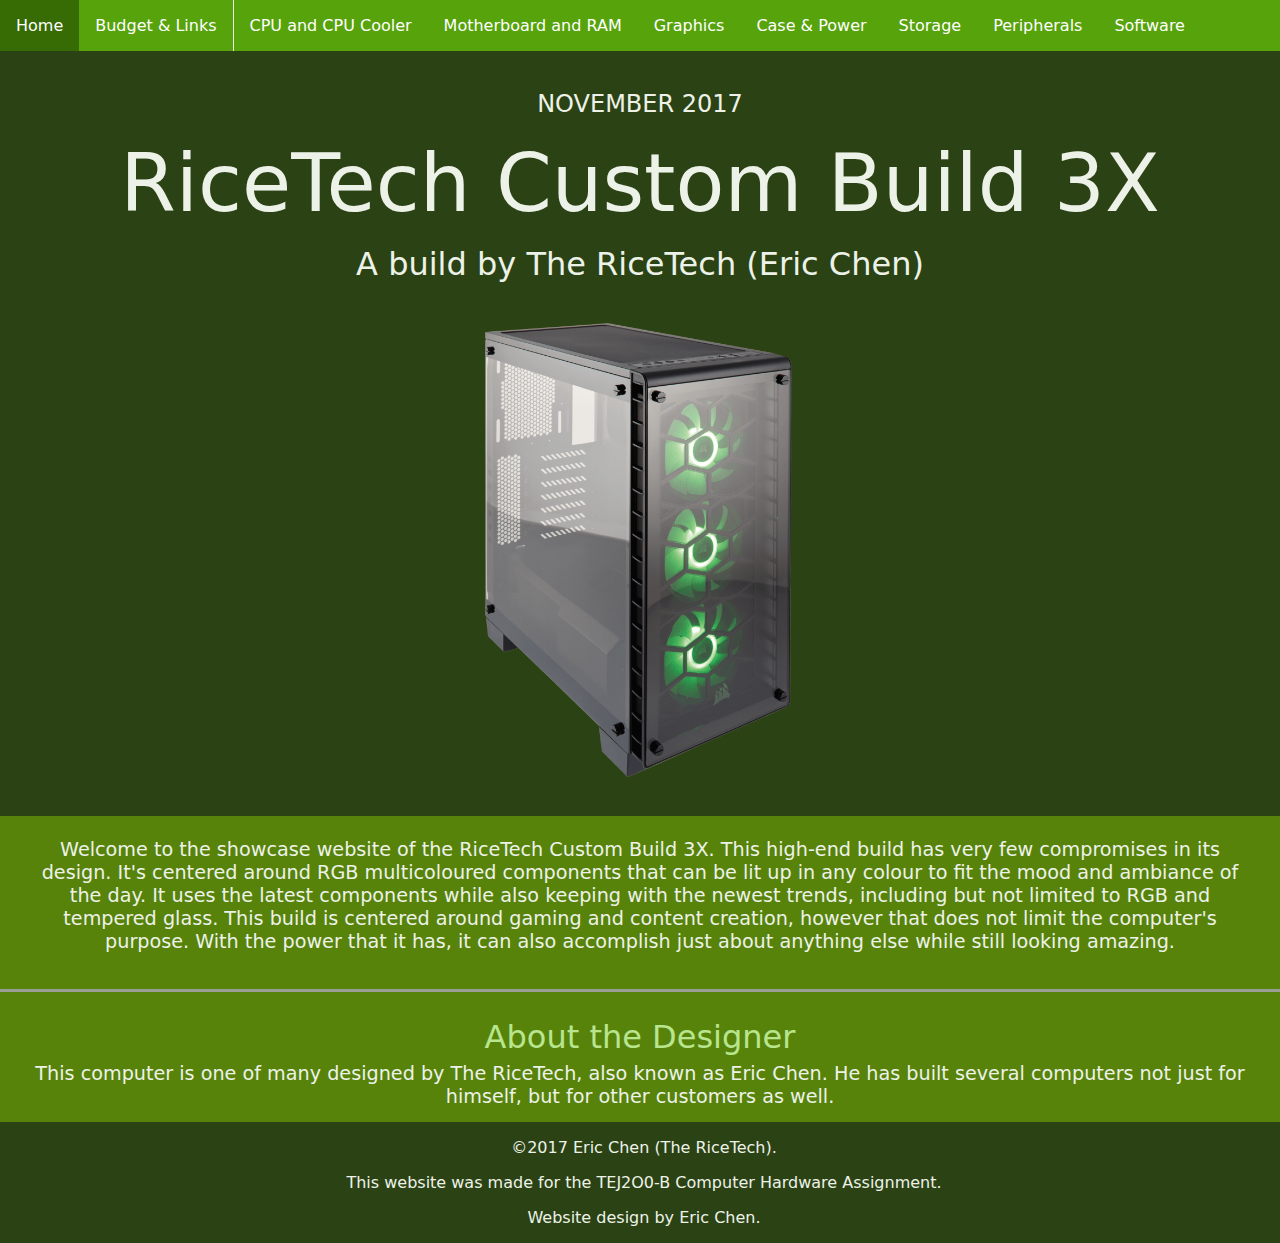
<file: index.html>
<!doctype html>
<html>
<head>
<meta charset="utf-8">
 <meta http-equiv="X-UA-Compatible" content="chrome=1">
    <meta http-equiv="X-UA-Compatible" content="IE=Edge">
    <meta name="viewport" content="width=device-width, initial-scale=1.0">
    <meta charset="UTF-8">
    <title>RiceTech Custom Build 3X</title>
    

    <link href="styles.css" rel="stylesheet" type="text/css">
</head>

<body>
	<!--Nav Menu-->
	<header>
		<nav class="site-nav">
			<ul class="site-nav">
				<li class="site-nav act"><a href="#">Home</a></li>
				<li class="site-nav mid"><a href="bal.html">Budget &amp; Links</a></li>
				<li class="site-nav"><a href="cpuc.html">CPU and CPU Cooler</a></li>
				<li class="site-nav"><a href="mbr.html">Motherboard and RAM</a></li>
				<li class="site-nav"><a href="gpu.html">Graphics</a></li>
				<li class="site-nav"><a href="cp.html">Case &amp; Power</a></li>
				<li class="site-nav"><a href="str.html">Storage</a></li>
				<li class="site-nav"><a href="peri.html">Peripherals</a></li>
				<li class="site-nav"><a href="soft.html">Software</a></li>
			</ul>
		</nav>
	</header>
	
	<!--Main Content-->
	<main>
		<section class="top">
			<div class="top-header">
				<p class="head2">NOVEMBER 2017</p>
				<p class="head1">RiceTech Custom Build 3X</p>
				<p class="head3">A build by The RiceTech (Eric Chen)</p>
			</div>
		</section>
		
		<!--Intro-->
		<section class="intro" id="intro">
			<p class="introt">Welcome to the showcase website of the RiceTech Custom Build 3X. This high-end build has very few compromises in its design. It's centered around RGB multicoloured components that can be lit up in any colour to fit the mood and ambiance of the day. It uses the latest components while also keeping with the newest trends, including but not limited to RGB and tempered glass. This build is centered around gaming and content creation, however that does not limit the computer's purpose. With the power that it has, it can also accomplish just about anything else while still looking amazing.</p>
		</section>
		
		<section class="person" id="person"></section>
			<p class="des">About the Designer</p>
			<p class="dest">This computer is one of many designed by The RiceTech, also known as Eric Chen. He has built several computers not just for himself, but for other customers as well.</p>
	</main>
	
	<!--Footer-->
	<footer>
		<section class="copyright">
			<p class="copy1">&copy;2017 Eric Chen &#40;The RiceTech&#41;.</p>
			<p class="copy2">This website was made for the TEJ2O0-B Computer Hardware Assignment.</p>
			<p class="copy3">Website design by Eric Chen.</p>
		</section>
	</footer>
</body>
</html>
</file>
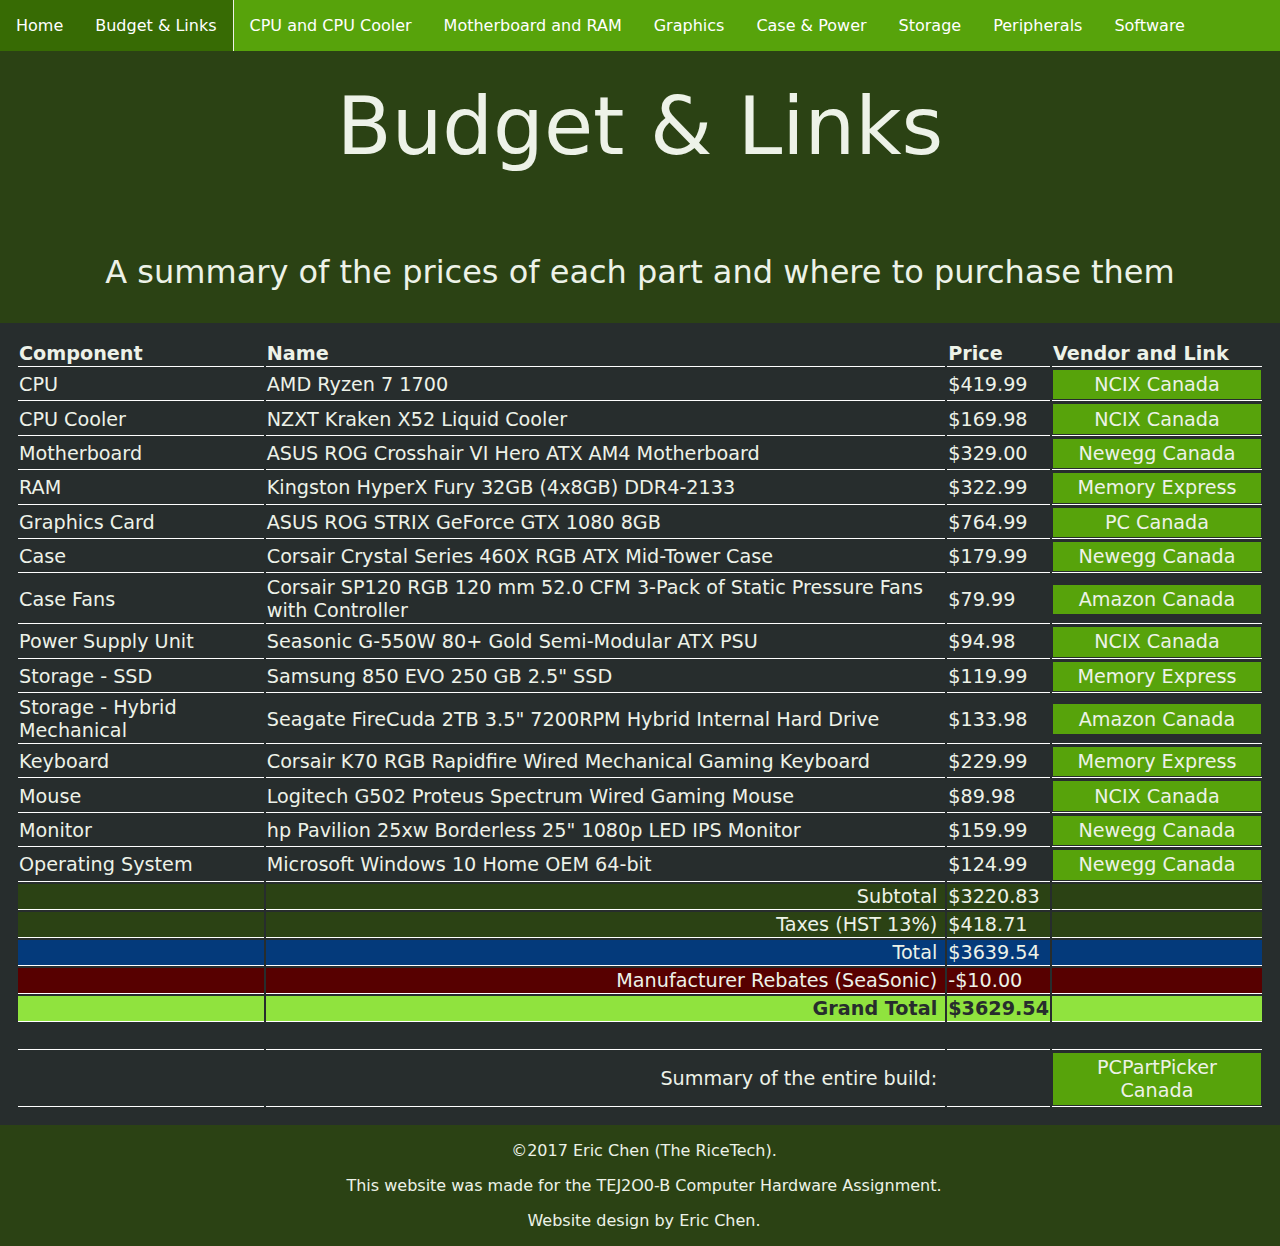
<file: bal.html>
<!doctype html>
<html>
<head>
<meta charset="utf-8">
 <meta http-equiv="X-UA-Compatible" content="chrome=1">
    <meta http-equiv="X-UA-Compatible" content="IE=Edge">
    <meta name="viewport" content="width=device-width, initial-scale=1.0">
    <meta charset="UTF-8">
    <title>RTCB3X - Links</title>
    

    <link href="bal.css" rel="stylesheet" type="text/css">
</head>

<body>
	<!--Nav Menu-->
	<header>
		<nav class="site-nav">
			<ul class="site-nav">
				<li class="site-nav"><a href="index.html">Home</a></li>
				<li class="site-nav mid act"><a href="#">Budget &amp; Links</a></li>
				<li class="site-nav"><a href="cpuc.html">CPU and CPU Cooler</a></li>
				<li class="site-nav"><a href="mbr.html">Motherboard and RAM</a></li>
				<li class="site-nav"><a href="gpu.html">Graphics</a></li>
				<li class="site-nav"><a href="cp.html">Case &amp; Power</a></li>
				<li class="site-nav"><a href="str.html">Storage</a></li>
				<li class="site-nav"><a href="peri.html">Peripherals</a></li>
				<li class="site-nav"><a href="soft.html">Software</a></li>
			</ul>
		</nav>
	</header>
	
	<!--Main Content-->
	<main>
		<section class="top">
			<div class="top-header">
				<p class="header">Budget &amp; Links</p>
				<p class="subh">A summary of the prices of each part and where to purchase them</p>
			</div>
		</section>
		
		<div class="tbm">
			<table class="tb">
				<tr>
					<th class="t1">Component</th>
					<th class="t2">Name</th>
					<th class="t3">Price</th>
					<th class="t4">Vendor and Link</th>
				</tr>
				<tr>
					<td class="t1">CPU</td>
					<td class="t2">AMD Ryzen 7 1700</td>
					<td class="t3">$419.99</td>
					<td class="t4"><a class="lnk" href="http://www.ncix.com/detail/amd-ryzen-7-1700-processor-75-139479.htm?affiliateid=7474144&promoid=1501" target="_blank">NCIX Canada</a></td>
				</tr>
				<tr>
					<td class="t1">CPU Cooler</td>
					<td class="t2">NZXT Kraken X52 Liquid Cooler</td>
					<td class="t3">$169.98</td>
					<td class="t4"><a class="lnk" href="http://www.ncix.com/detail/nzxt-kraken-x52-high-performance-240mm-69-137843.htm?affiliateid=7474144&promoid=1501" target="_blank">NCIX Canada</a></td>
				</tr>
				<tr>
					<td class="t1">Motherboard</td>
					<td class="t2">ASUS ROG Crosshair VI Hero ATX AM4 Motherboard</td>
					<td class="t3">$329.00</td>
					<td class="t4"><a class="lnk" href="https://www.newegg.ca/Product/Product.aspx?Item=N82E16813132963&nm_mc=AFC-C8JunctionCA&cm_mmc=AFC-C8JunctionCA-_-na-_-na-_-na&AID=10592396&PID=3938566&utm_medium=affiliates&utm_source=afc-%zn" target="_blank">Newegg Canada</a></td>
				</tr>
				<tr>
					<td class="t1">RAM</td>
					<td class="t2">Kingston HyperX Fury 32GB &#40;4x8GB&#41; DDR4-2133</td>
					<td class="t3">$322.99</td>
					<td class="t4"><a class="lnk" href="http://www.memoryexpress.com/Products/MX61821" target="_blank">Memory Express</a></td>
				</tr>
				<tr>
					<td class="t1">Graphics Card</td>
					<td class="t2">ASUS ROG STRIX GeForce GTX 1080 8GB</td>
					<td class="t3">$764.99</td>
					<td class="t4"><a class="lnk" href="http://www.pc-canada.com/item/STRIX-GTX1080-8G-GAMING.html?utm_source=pcpartpicker&utm_medium=affiliate&utm_campaign=pcpartpicker" target="_blank">PC Canada</a></td>
				</tr>
				<tr>
					<td class="t1">Case</td>
					<td class="t2">Corsair Crystal Series 460X RGB ATX Mid-Tower Case</td>
					<td class="t3">$179.99</td>
					<td class="t4"><a class="lnk" href="https://www.newegg.ca/Product/Product.aspx?Item=N82E16811139085&nm_mc=AFC-C8JunctionCA&cm_mmc=AFC-C8JunctionCA-_-na-_-na-_-na&AID=10592396&PID=3938566&utm_medium=affiliates&utm_source=afc-%zn" target="_blank">Newegg Canada</a></td>
				</tr>
				<tr>
					<td class="t1">Case Fans</td>
					<td class="t2">Corsair SP120 RGB 120 mm 52.0 CFM 3-Pack of Static Pressure Fans with Controller</td>
					<td class="t3">$79.99</td>
					<td class="t4"><a class="lnk" href="https://www.amazon.ca/dp/B01LHYI2PW/?tag=pcp0f-20" target="_blank">Amazon Canada</a></td>
				</tr>
				<tr>
					<td class="t1">Power Supply Unit</td>
					<td class="t2">Seasonic G-550W 80+ Gold Semi-Modular ATX PSU</td>
					<td class="t3">$94.98</td>
					<td class="t4"><a class="lnk" href="http://www.ncix.com/detail/seasonic-g-550-gold-550w-80plus-78-76942.htm?affiliateid=7474144&promoid=1501" target="_blank">NCIX Canada</a></td>
				</tr>
				<tr>
					<td class="t1">Storage - SSD</td>
					<td class="t2">Samsung 850 EVO 250 GB 2.5" SSD</td>
					<td class="t3">$119.99</td>
					<td class="t4"><a class="lnk" href="http://www.memoryexpress.com/Products/MX55511" target="_blank">Memory Express</a></td>
				</tr>
				<tr>
					<td class="t1">Storage - Hybrid Mechanical</td>
					<td class="t2">Seagate FireCuda 2TB 3.5" 7200RPM Hybrid Internal Hard Drive</td>
					<td class="t3">$133.98</td>
					<td class="t4"><a class="lnk" href="https://www.amazon.ca/dp/B01IEKG2HM/?tag=pcp0f-20" target="_blank">Amazon Canada</a></td>
				</tr>
				<tr>
					<td class="t1">Keyboard</td>
					<td class="t2">Corsair K70 RGB Rapidfire Wired Mechanical Gaming Keyboard</td>
					<td class="t3">$229.99</td>
					<td class="t4"><a class="lnk" href="http://www.memoryexpress.com/Products/MX61825" target="_blank">Memory Express</a></td>
				</tr>
				<tr>
					<td class="t1">Mouse</td>
					<td class="t2">Logitech G502 Proteus Spectrum Wired Gaming Mouse</td>
					<td class="t3">$89.98</td>
					<td class="t4"><a class="lnk" href="http://www.ncix.com/detail/logitech-g502-proteus-spectrum-rgb-6e-124992.htm?affiliateid=7474144&promoid=1853" target="_blank">NCIX Canada</a></td>
				</tr>
				<tr>
					<td class="t1">Monitor</td>
					<td class="t2">hp Pavilion 25xw Borderless 25" 1080p LED IPS Monitor</td>
					<td class="t3">$159.99</td>
					<td class="t4"><a class="lnk" href="https://www.newegg.ca/Product/Product.aspx?Item=N82E16824276460&nm_mc=AFC-C8JunctionCA&cm_mmc=AFC-C8JunctionCA-_-na-_-na-_-na&AID=10592396&PID=3938566&utm_medium=affiliates&utm_source=afc-%zn" target="_blank">Newegg Canada</a></td>
				</tr>
				<tr>
					<td class="t1">Operating System</td>
					<td class="t2">Microsoft Windows 10 Home OEM 64-bit</td>
					<td class="t3">$124.99</td>
					<td class="t4"><a class="lnk" href="https://www.newegg.ca/Product/Product.aspx?Item=N82E16832416892&nm_mc=AFC-C8JunctionCA&cm_mmc=AFC-C8JunctionCA-_-na-_-na-_-na&AID=10592396&PID=3938566&utm_medium=affiliates&utm_source=afc-%zn" target="_blank">Newegg Canada</a></td>
				</tr>
				<tr class="ma">
					<td>&nbsp;</td>
					<td class="mat">Subtotal</td>
					<td class="man">$3220.83</td>
					<td>&nbsp;</td>
				</tr>
				<tr class="ma">
					<td>&nbsp;</td>
					<td class="mat">Taxes &#40;HST 13%&#41;</td>
					<td class="man">$418.71</td>
					<td>&nbsp;</td>
				</tr>
				<tr class="mt">
					<td>&nbsp;</td>
					<td class="mtt">Total</td>
					<td class="mtn">$3639.54</td>
					<td>&nbsp;</td>
				</tr>
				<tr class="mr">
					<td>&nbsp;</td>
					<td class="mrt">Manufacturer Rebates &#40;SeaSonic&#41;</td>
					<td class="mrn">-$10.00</td>
					<td>&nbsp;</td>
				</tr>
				<tr class="mg">
					<td>&nbsp;</td>
					<td class="mgt">Grand Total</td>
					<td class="mgn">$3629.54</td>
					<td>&nbsp;</td>
				</tr>
				<tr>
					<td>&nbsp;</td>
					<td>&nbsp;</td>
					<td>&nbsp;</td>
					<td>&nbsp;</td>
				</tr>
				<tr class="ws">
					<td>&nbsp;</td>
					<td class="wst">Summary of the entire build:</td>
					<td>&nbsp;</td>
					<td class="wsl"><a href="https://ca.pcpartpicker.com/list/KWPRbj" class="wslb" target="_blank">PCPartPicker Canada</a></td>
				</tr>
			</table>
		</div>
	</main>
	
		<!--Footer-->
	<footer>
		<section class="copyright">
			<p class="copy1">&copy;2017 Eric Chen &#40;The RiceTech&#41;.</p>
			<p class="copy2">This website was made for the TEJ2O0-B Computer Hardware Assignment.</p>
			<p class="copy3">Website design by Eric Chen.</p>
		</section>
	</footer>
</body>
</html>
</file>
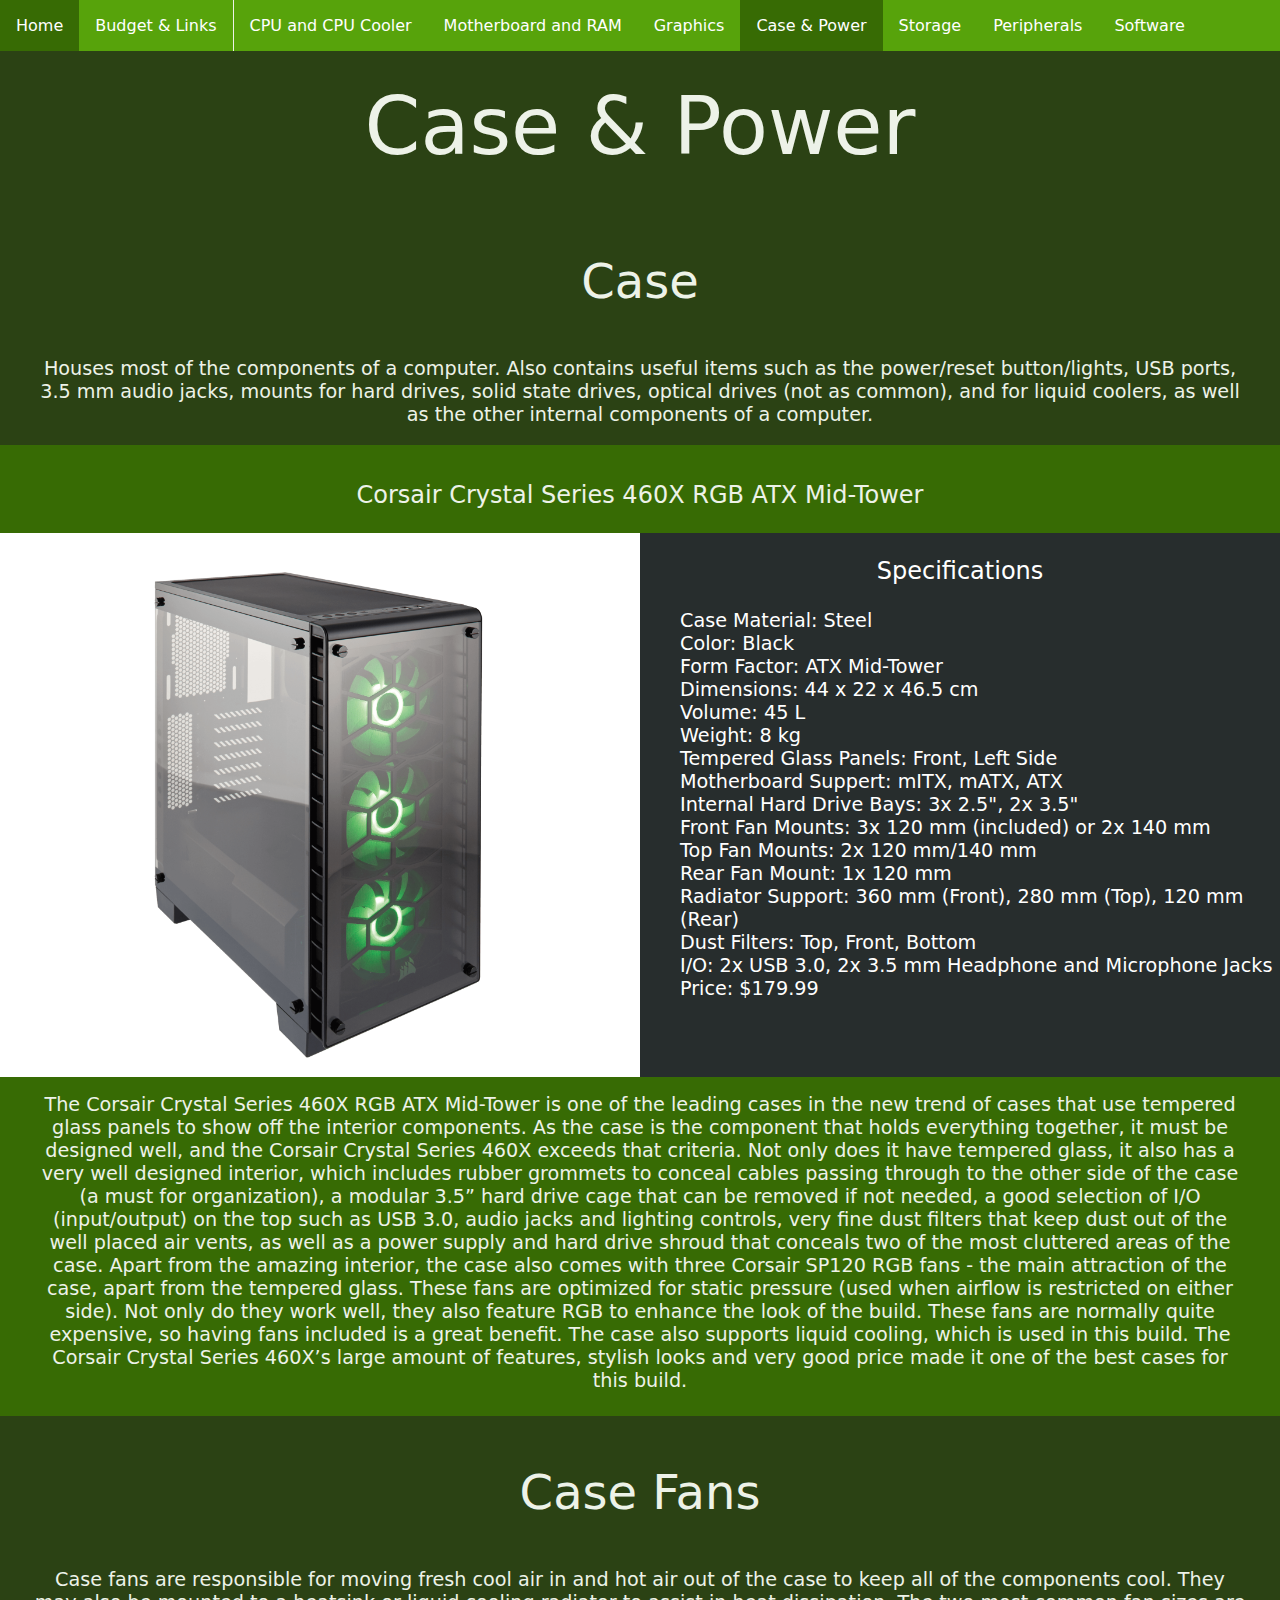
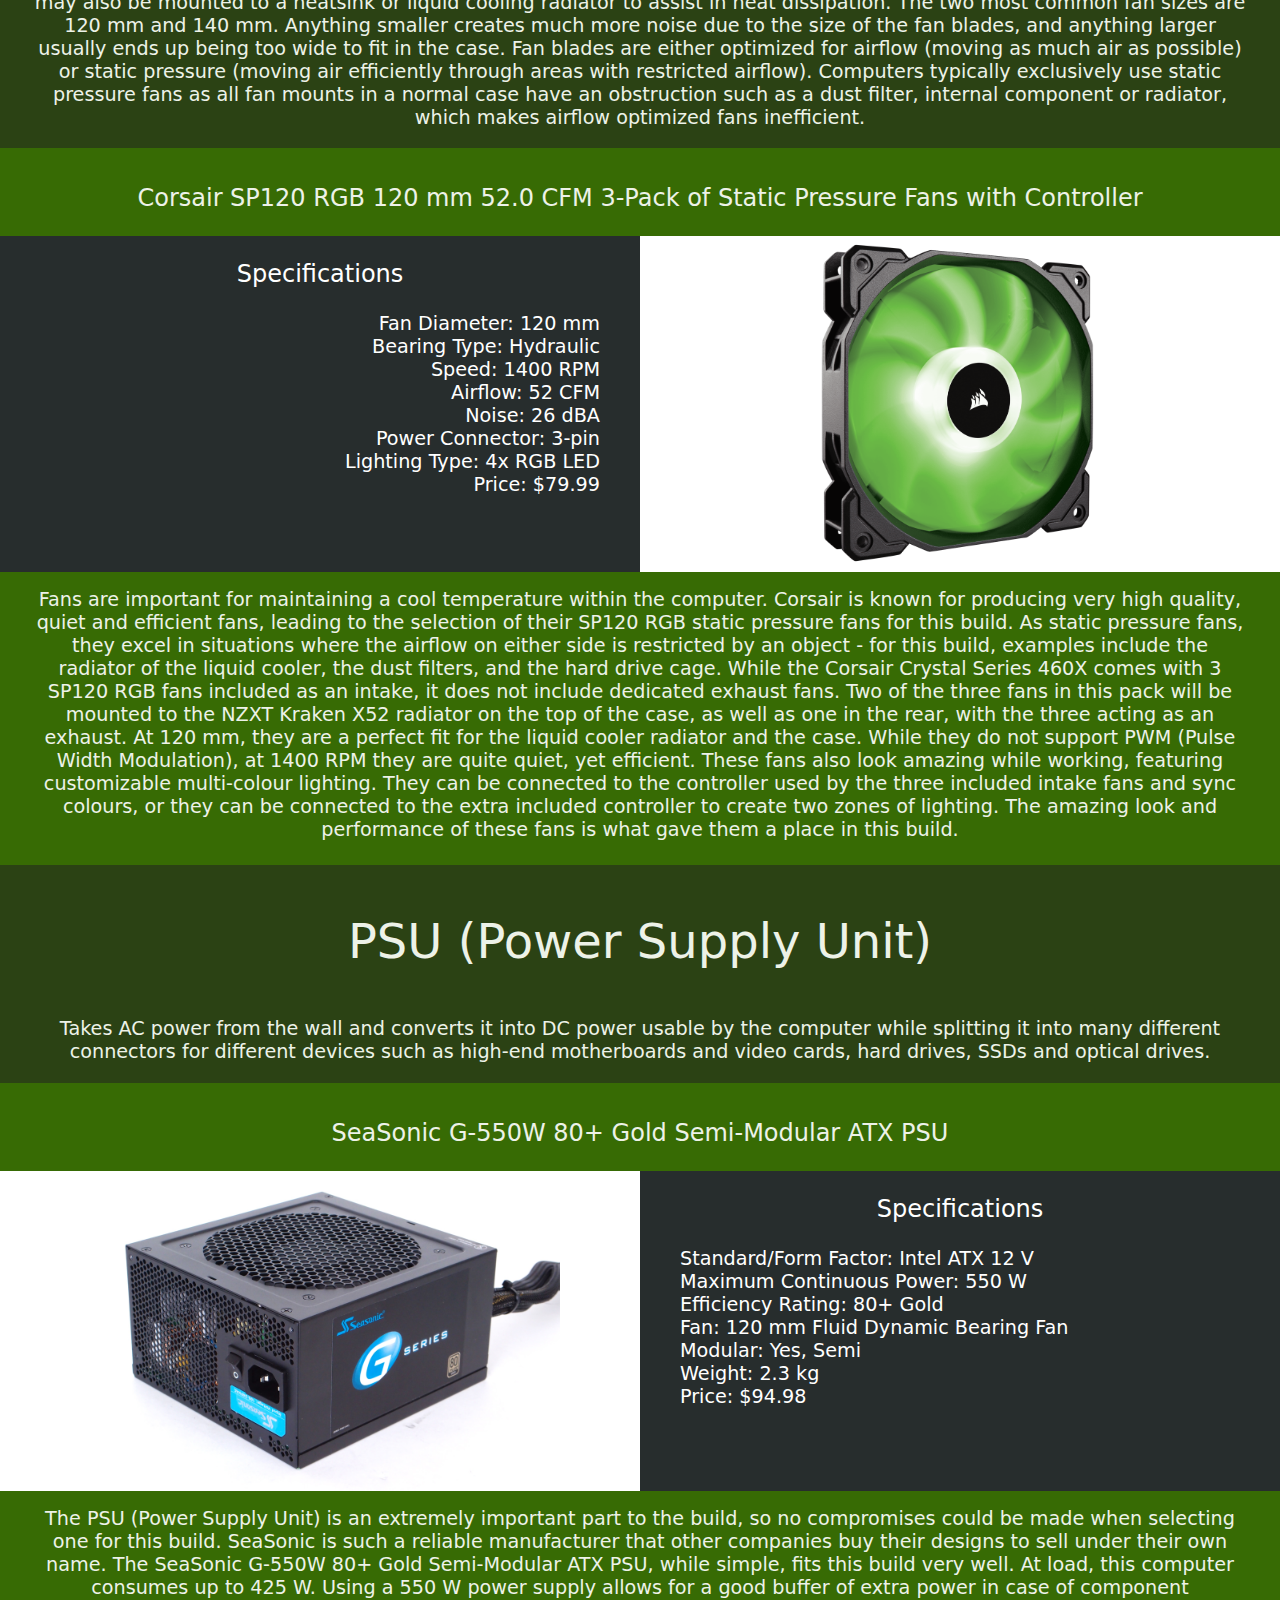
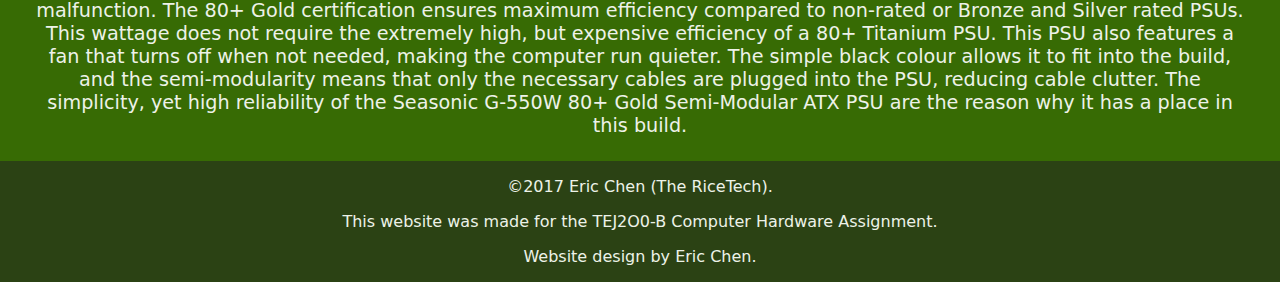
<file: cp.html>
<!doctype html>
<html>
<head>
<meta charset="utf-8">
 <meta http-equiv="X-UA-Compatible" content="chrome=1">
    <meta http-equiv="X-UA-Compatible" content="IE=Edge">
    <meta name="viewport" content="width=device-width, initial-scale=1.0">
    <meta charset="UTF-8">
    <title>RTCB3X - Case &amp; Power</title>
    

<link href="cp.css" rel="stylesheet" type="text/css">
</head>

<body>
	<!--Nav Menu-->
	<header>
		<nav class="site-nav">
			<ul class="site-nav">
				<li class="site-nav"><a href="index.html">Home</a></li>
				<li class="site-nav mid"><a href="bal.html">Budget &amp; Links</a></li>
				<li class="site-nav"><a href="cpuc.html">CPU and CPU Cooler</a></li>
				<li class="site-nav"><a href="mbr.html">Motherboard and RAM</a></li>
				<li class="site-nav"><a href="gpu.html">Graphics</a></li>
				<li class="site-nav act"><a href="#">Case &amp; Power</a></li>
				<li class="site-nav"><a href="str.html">Storage</a></li>
				<li class="site-nav"><a href="peri.html">Peripherals</a></li>
				<li class="site-nav"><a href="soft.html">Software</a></li>
			</ul>
		</nav>
	</header>
	
	<!--Main Content-->
	<main>

		<div class="header">
			<p>Case &amp; Power</p>
		</div>
		
		<div class="partdes1">
			<p class="pname1">Case</p>
			<p class="des1">Houses most of the components of a computer. Also contains useful items such as the power/reset button/lights, USB ports, 3.5 mm audio jacks, mounts for hard drives, solid state drives, optical drives (not as common), and for liquid coolers, as well as the other internal components of a computer.</p>
		</div>
		
		<section class="prod1">
			<p>Corsair Crystal Series 460X RGB ATX Mid-Tower</p>
			
			<div class="prodpic1">
				<img src="images/case.png" alt="Picture of the Corsair 460X" style="width: 23.5rem">
			</div>
			
			<div class="specs1">
				<p class="spec1">Specifications</p>	
				<ul>
					<li class="spcl1">Case Material: Steel</li>
					<li class="spcl1">Color: Black</li>
					<li class="spcl1">Form Factor: ATX Mid-Tower</li>
					<li class="spcl1">Dimensions: 44 x 22 x 46.5 cm</li>
					<li class="spcl1">Volume: 45 L</li>
					<li class="spcl1">Weight: 8 kg</li>
					<li class="spcl1">Tempered Glass Panels: Front, Left Side</li>
					<li class="spcl1">Motherboard Suppert: mITX, mATX, ATX</li>
					<li class="spcl1">Internal Hard Drive Bays: 3x 2.5", 2x 3.5"</li>
					<li class="spcl1">Front Fan Mounts: 3x 120 mm (included) or 2x 140 mm</li>
					<li class="spcl1">Top Fan Mounts: 2x 120 mm/140 mm</li>
					<li class="spcl1">Rear Fan Mount: 1x 120 mm</li>
					<li class="spcl1">Radiator Support: 360 mm &#40;Front&#41;, 280 mm &#40;Top&#41;, 120 mm &#40;Rear&#41;</li>
					<li class="spcl1">Dust Filters: Top, Front, Bottom</li>
					<li class="spcl1">I/O: 2x USB 3.0, 2x 3.5 mm Headphone and Microphone Jacks</li>
					<li class="spcl1">Price: $179.99</li>
				</ul>
			</div>
			
			<p class="rationale1">The Corsair Crystal Series 460X RGB ATX Mid-Tower is one of the leading cases in the new trend of cases that use tempered glass panels to show off the interior components. As the case is the component that holds everything together, it must be designed well, and the Corsair Crystal Series 460X exceeds that criteria. Not only does it have tempered glass, it also has a very well designed interior, which includes rubber grommets to conceal cables passing through to the other side of the case (a must for organization), a modular 3.5” hard drive cage that can be removed if not needed, a good selection of I/O (input/output) on the top such as USB 3.0, audio jacks and lighting controls, very fine dust filters that keep dust out of the well placed air vents, as well as a power supply and hard drive shroud that conceals two of the most cluttered areas of the case. Apart from the amazing interior, the case also comes with three Corsair SP120 RGB fans - the main attraction of the case, apart from the tempered glass. These fans are optimized for static pressure (used when airflow is restricted on either side). Not only do they work well, they also feature RGB to enhance the look of the build. These fans are normally quite expensive, so having fans included is a great benefit. The case also supports liquid cooling, which is used in this build. The Corsair Crystal Series 460X’s large amount of features, stylish looks and very good price made it one of the best cases for this build.</p>
		</section>
		
		
		
		<div class="partdes2">
			<p class="pname2">Case Fans</p>
			<p class="des2">Case fans are responsible for moving fresh cool air in and hot air out of the case to keep all of the components cool. They may also be mounted to a heatsink or liquid cooling radiator to assist in heat dissipation. The two most common fan sizes are 120 mm and 140 mm. Anything smaller creates much more noise due to the size of the fan blades, and anything larger usually ends up being too wide to fit in the case. Fan blades are either optimized for airflow (moving as much air as possible) or static pressure (moving air efficiently through areas with restricted airflow). Computers typically exclusively use static pressure fans as all fan mounts in a normal case have an obstruction such as a dust filter, internal component or radiator, which makes airflow optimized fans inefficient.</p>
		</div>
		
		<section class="prod2">
			<p>Corsair SP120 RGB 120 mm 52.0 CFM 3-Pack of Static Pressure Fans with Controller</p>
			
			<div class="prodpic2">
				<img src="images/fan.png" alt="Picture of the Corsair SP120 RGB" style="width: 18.8rem">
			</div>
			
			<div class="specs2">
				<p class="spec2">Specifications</p>	
				<ul>
					<li class="spcl2">Fan Diameter: 120 mm</li>
					<li class="spcl2">Bearing Type: Hydraulic</li>
					<li class="spcl2">Speed: 1400 RPM</li>
					<li class="spcl2">Airflow: 52 CFM</li>
					<li class="spcl2">Noise: 26 dBA</li>
					<li class="spcl2">Power Connector: 3-pin</li>
					<li class="spcl2">Lighting Type: 4x RGB LED</li>
					<li class="spcl2">Price: $79.99</li>
				</ul>
			</div>
			
			<p class="rationale2">Fans are important for maintaining a cool temperature within the computer. Corsair is known for producing very high quality, quiet and efficient fans, leading to the selection of their SP120 RGB static pressure fans for this build. As static pressure fans, they excel in situations where the airflow on either side is restricted by an object - for this build, examples include the radiator of the liquid cooler, the dust filters, and the hard drive cage. While the Corsair Crystal Series 460X comes with 3 SP120 RGB fans included as an intake, it does not include dedicated exhaust fans. Two of the three fans in this pack will be mounted to the NZXT Kraken X52 radiator on the top of the case, as well as one in the rear, with the three acting as an exhaust. At 120 mm, they are a perfect fit for the liquid cooler radiator and the case. While they do not support PWM (Pulse Width Modulation), at 1400 RPM they are quite quiet, yet efficient. These fans also look amazing while working, featuring customizable multi-colour lighting. They can be connected to the controller used by the three included intake fans and sync colours, or they can be connected to the extra included controller to create two zones of lighting. The amazing look and performance of these fans is what gave them a place in this build.</p>
		</section>
		
		
		
		<div class="partdes3">
			<p class="pname3">PSU (Power Supply Unit)</p>
			<p class="des3">Takes AC power from the wall and converts it into DC power usable by the computer while splitting it into many different connectors for different devices such as high-end motherboards and video cards, hard drives, SSDs and optical drives.</p>
		</div>
		
		<section class="prod3">
			<p>SeaSonic G-550W 80+ Gold Semi-Modular ATX PSU</p>
			
			<div class="prodpic3">
				<img src="images/psu.jpg" alt="Picture of the SeaSonic G 550W 80+ Semi-Modular PSU" style="width: 30rem">
			</div>
			
			<div class="specs3">
				<p class="spec3">Specifications</p>	
				<ul>
					<li class="spcl3">Standard/Form Factor: Intel ATX 12 V</li>
					<li class="spcl3">Maximum Continuous Power: 550 W</li>
					<li class="spcl3">Efficiency Rating: 80+ Gold</li>
					<li class="spcl3">Fan: 120 mm Fluid Dynamic Bearing Fan</li>
					<li class="spcl3">Modular: Yes, Semi</li>
					<li class="spcl3">Weight: 2.3 kg</li>
					<li class="spcl3">Price: $94.98</li>
				</ul>
			</div>
			
			<p class="rationale3">The PSU (Power Supply Unit) is an extremely important part to the build, so no compromises could be made when selecting one for this build. SeaSonic is such a reliable manufacturer that other companies buy their designs to sell under their own name. The SeaSonic G-550W 80+ Gold Semi-Modular ATX PSU, while simple, fits this build very well. At load, this computer consumes up to 425 W. Using a 550 W power supply allows for a good buffer of extra power in case of component malfunction. The 80+ Gold certification ensures maximum efficiency compared to non-rated or Bronze and Silver rated PSUs. This wattage does not require the extremely high, but expensive efficiency of a 80+ Titanium PSU. This PSU also features a fan that turns off when not needed, making the computer run quieter. The simple black colour allows it to fit into the build, and the semi-modularity means that only the necessary cables are plugged into the PSU, reducing cable clutter. The simplicity, yet high reliability of the Seasonic G-550W 80+ Gold Semi-Modular ATX PSU are the reason why it has a place in this build.</p>
		</section>

	</main>
	
		<!--Footer-->
	<footer>
		<section class="copyright">
			<p class="legal">&copy;2017 Eric Chen &#40;The RiceTech&#41;.</p>
			<p class="class">This website was made for the TEJ2O0-B Computer Hardware Assignment.</p>
			<p class="design">Website design by Eric Chen.</p>
		</section>
	</footer>
</body>
</html>
</file>
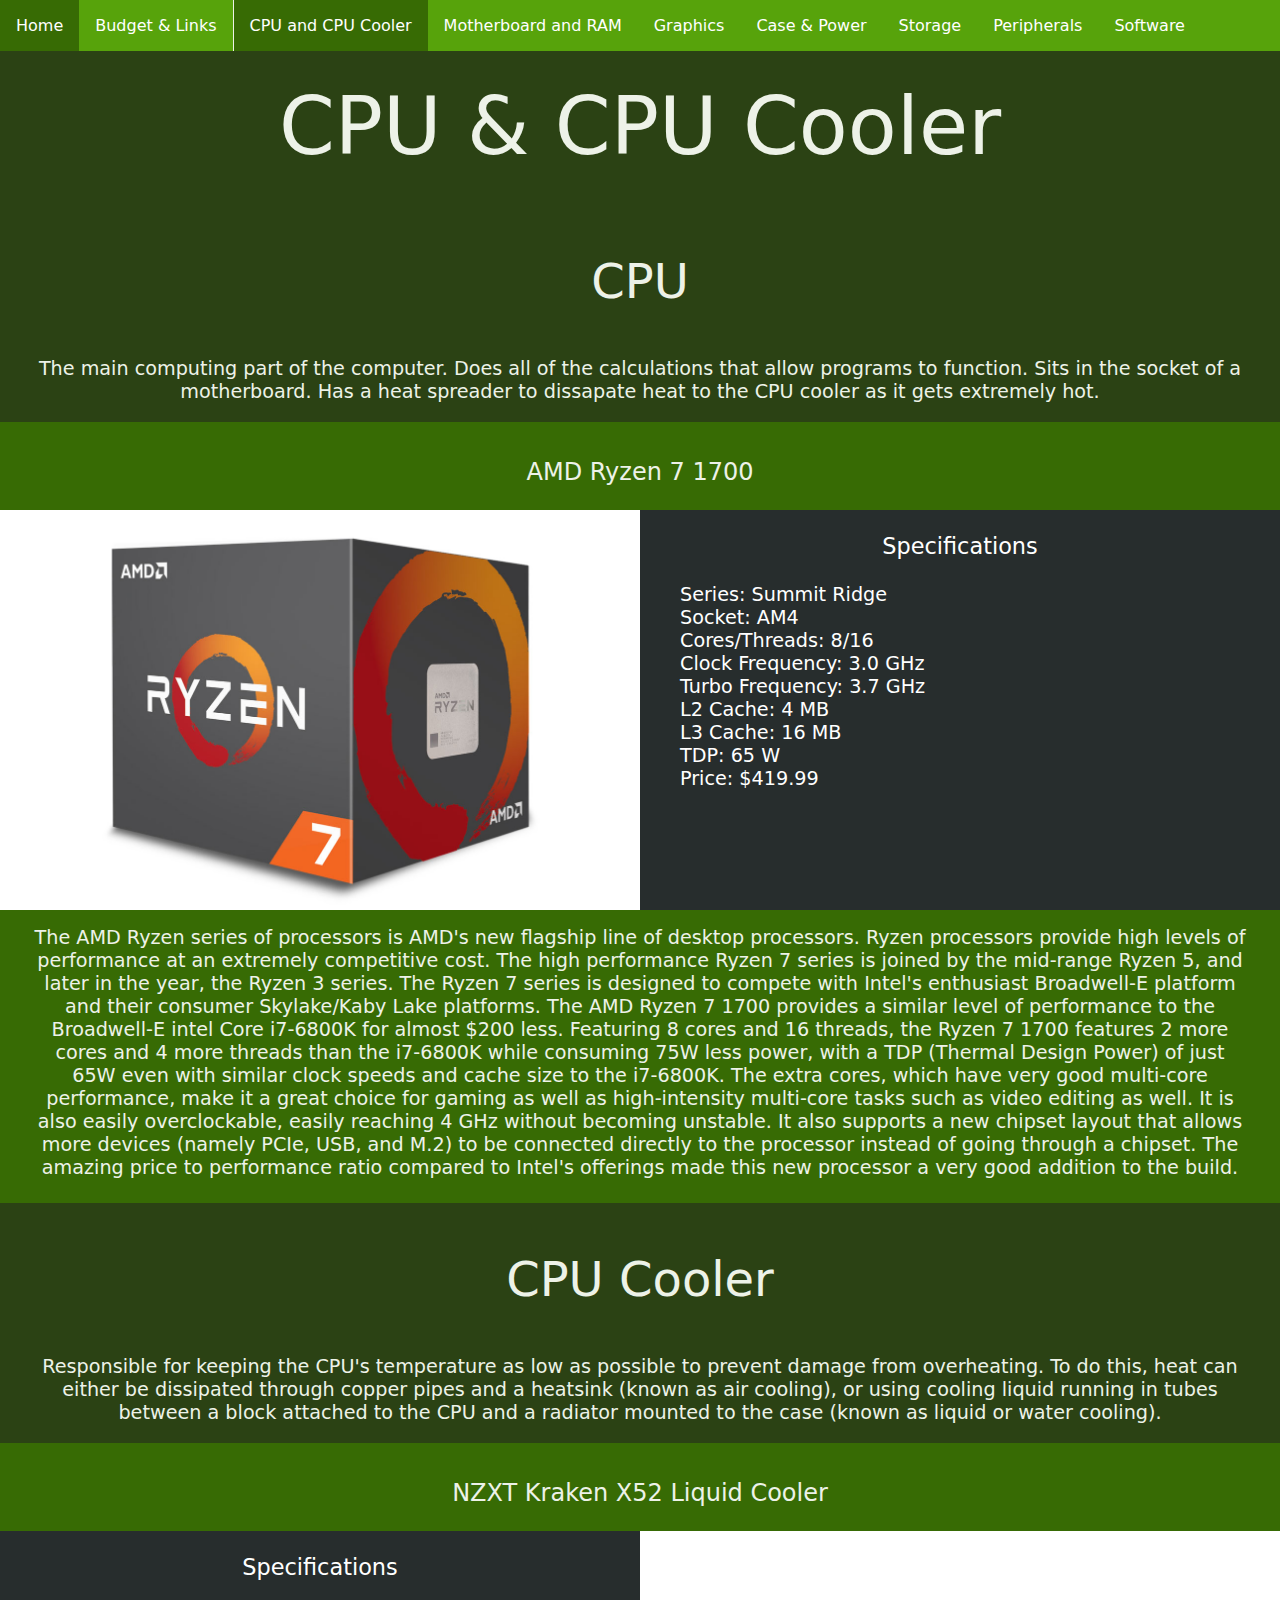
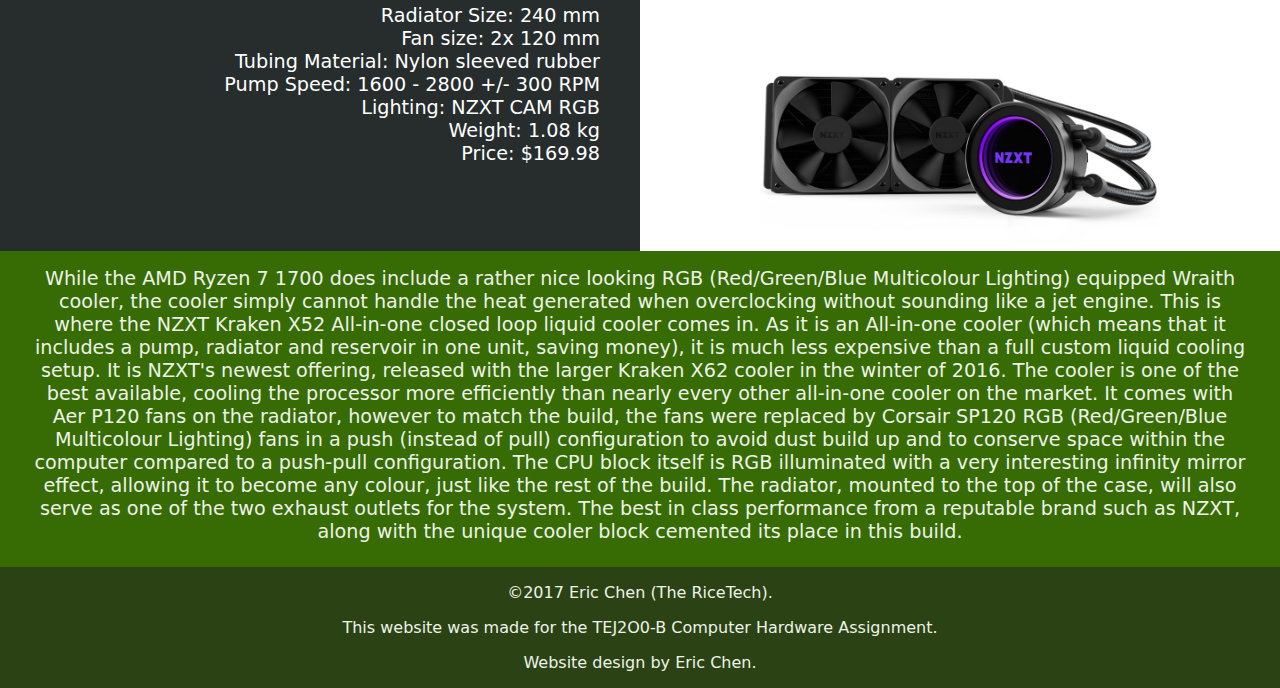
<file: cpuc.html>
<!doctype html>
<html>
<head>
<meta charset="utf-8">
 <meta http-equiv="X-UA-Compatible" content="chrome=1">
    <meta http-equiv="X-UA-Compatible" content="IE=Edge">
    <meta name="viewport" content="width=device-width, initial-scale=1.0">
    <meta charset="UTF-8">
    <title>RTCB3X - CPU &amp; Cooler</title>
    

    <link href="cpuc.css" rel="stylesheet" type="text/css">
</head>

<body>
	<!--Nav Menu-->
	<header>
		<nav class="site-nav">
			<ul class="site-nav">
				<li class="site-nav"><a href="index.html">Home</a></li>
				<li class="site-nav mid"><a href="bal.html">Budget &amp; Links</a></li>
				<li class="site-nav act"><a href="#">CPU and CPU Cooler</a></li>
				<li class="site-nav"><a href="mbr.html">Motherboard and RAM</a></li>
				<li class="site-nav"><a href="gpu.html">Graphics</a></li>
				<li class="site-nav"><a href="cp.html">Case &amp; Power</a></li>
				<li class="site-nav"><a href="str.html">Storage</a></li>
				<li class="site-nav"><a href="peri.html">Peripherals</a></li>
				<li class="site-nav"><a href="soft.html">Software</a></li>
			</ul>
		</nav>
	</header>
	
	<!--Main Content-->
	<main>

		<div class="header">
			<p>CPU &amp; CPU Cooler</p>
		</div>
		
		<div class="partdes1">
			<p class="pname1">CPU</p>
			<p class="des1">The main computing part of the computer. Does all of the calculations that allow programs to function. Sits in the socket of a motherboard. Has a heat spreader to dissapate heat to the CPU cooler as it gets extremely hot.</p>
		</div>
		
		<section class="prod1">
			<p>AMD Ryzen 7 1700</p>
			
			<div class="prodpic1">
				<img src="images/cpu.jpg" alt="Picture of the AMD Ryzen 1700" style="width: 31rem">
			</div>
			
			<div class="specs1">
				<p class="spec1">Specifications</p>	
				<ul>
					<li class="spcl1">Series: Summit Ridge</li>
					<li class="spcl1">Socket: AM4</li>
					<li class="spcl1">Cores/Threads: 8/16</li>
					<li class="spcl1">Clock Frequency: 3.0 GHz</li>
					<li class="spcl1">Turbo Frequency: 3.7 GHz</li>
					<li class="spcl1">L2 Cache: 4 MB</li>
					<li class="spcl1">L3 Cache: 16 MB</li>
					<li class="spcl1">TDP: 65 W</li>
					<li class="spcl1">Price: $419.99</li>
				</ul>
			</div>
			
			<p class="rationale1">The AMD Ryzen series of processors is AMD's new flagship line of desktop processors. Ryzen processors provide high levels of performance at an extremely competitive cost. The high performance Ryzen 7 series is joined by the mid-range Ryzen 5, and later in the year, the Ryzen 3 series. The Ryzen 7 series is designed to compete with Intel's enthusiast Broadwell-E platform and their consumer Skylake/Kaby Lake platforms. The AMD Ryzen 7 1700 provides a similar level of performance to the Broadwell-E intel Core i7-6800K for almost $200 less. Featuring 8 cores and 16 threads, the Ryzen 7 1700 features 2 more cores and 4 more threads than the i7-6800K while consuming 75W less power, with a TDP &#40;Thermal Design Power&#41; of just 65W even with similar clock speeds and cache size to the i7-6800K. The extra cores, which have very good multi-core performance, make it a great choice for gaming as well as high-intensity multi-core tasks such as video editing as well. It is also easily overclockable, easily reaching 4 GHz without becoming unstable. It also supports a new chipset layout that allows more devices &#40;namely PCIe, USB, and M.2&#41; to be connected directly to the processor instead of going through a chipset. The amazing price to performance ratio compared to Intel's offerings made this new processor a very good addition to the build.</p>
		</section>
		
		
		
		<div class="partdes2">
			<p class="pname2">CPU Cooler</p>
			<p class="des2">Responsible for keeping the CPU's temperature as low as possible to prevent damage from overheating. To do this, heat can either be dissipated through copper pipes and a heatsink &#40;known as air cooling&#41;, or using cooling liquid running in tubes between a block attached to the CPU and a radiator mounted to the case &#40;known as liquid or water cooling&#41;.</p>
		</div>
		
		<section class="prod2">
			<p>NZXT Kraken X52 Liquid Cooler</p>
			
			<div class="prodpic2">
				<img src="images/cpuc.jpg" alt="Picture of the NZXT Kraken X52" style="height: 25rem">
			</div>
			
			<div class="specs2">
				<p class="spec2">Specifications</p>	
				<ul>
					<li class="spcl2">Radiator Size: 240 mm</li>
					<li class="spcl2">Fan size: 2x 120 mm</li>
					<li class="spcl2">Tubing Material: Nylon sleeved rubber</li>
					<li class="spcl2">Pump Speed: 1600 - 2800 +/- 300 RPM</li>
					<li class="spcl2">Lighting: NZXT CAM RGB</li>
					<li class="spcl2">Weight: 1.08 kg</li>
					<li class="spcl2">Price: $169.98</li>
				</ul>
			</div>
			
			<p class="rationale2">While the AMD Ryzen 7 1700 does include a rather nice looking RGB &#40;Red/Green/Blue Multicolour Lighting&#41; equipped Wraith cooler, the cooler simply cannot handle the heat generated when overclocking without sounding like a jet engine. This is where the NZXT Kraken X52 All-in-one closed loop liquid cooler comes in. As it is an All-in-one cooler (which means that it includes a pump, radiator and reservoir in one unit, saving money), it is much less expensive than a full custom liquid cooling setup. It is NZXT's newest offering, released with the larger Kraken X62 cooler in the winter of 2016. The cooler is one of the best available, cooling the processor more efficiently than nearly every other all-in-one cooler on the market. It comes with Aer P120 fans on the radiator, however to match the build, the fans were replaced by Corsair SP120 RGB &#40;Red/Green/Blue Multicolour Lighting&#41; fans in a push &#40;instead of pull&#41; configuration to avoid dust build up and to conserve space within the computer compared to a push-pull configuration. The CPU block itself is RGB illuminated with a very interesting infinity mirror effect, allowing it to become any colour, just like the rest of the build. The radiator, mounted to the top of the case, will also serve as one of the two exhaust outlets for the system. The best in class performance from a reputable brand such as NZXT, along with the unique cooler block cemented its place in this build.</p>
		</section>

	</main>
	
		<!--Footer-->
	<footer>
		<section class="copyright">
			<p class="copy1">&copy;2017 Eric Chen &#40;The RiceTech&#41;.</p>
			<p class="copy2">This website was made for the TEJ2O0-B Computer Hardware Assignment.</p>
			<p class="copy3">Website design by Eric Chen.</p>
		</section>
	</footer>
</body>
</html>
</file>
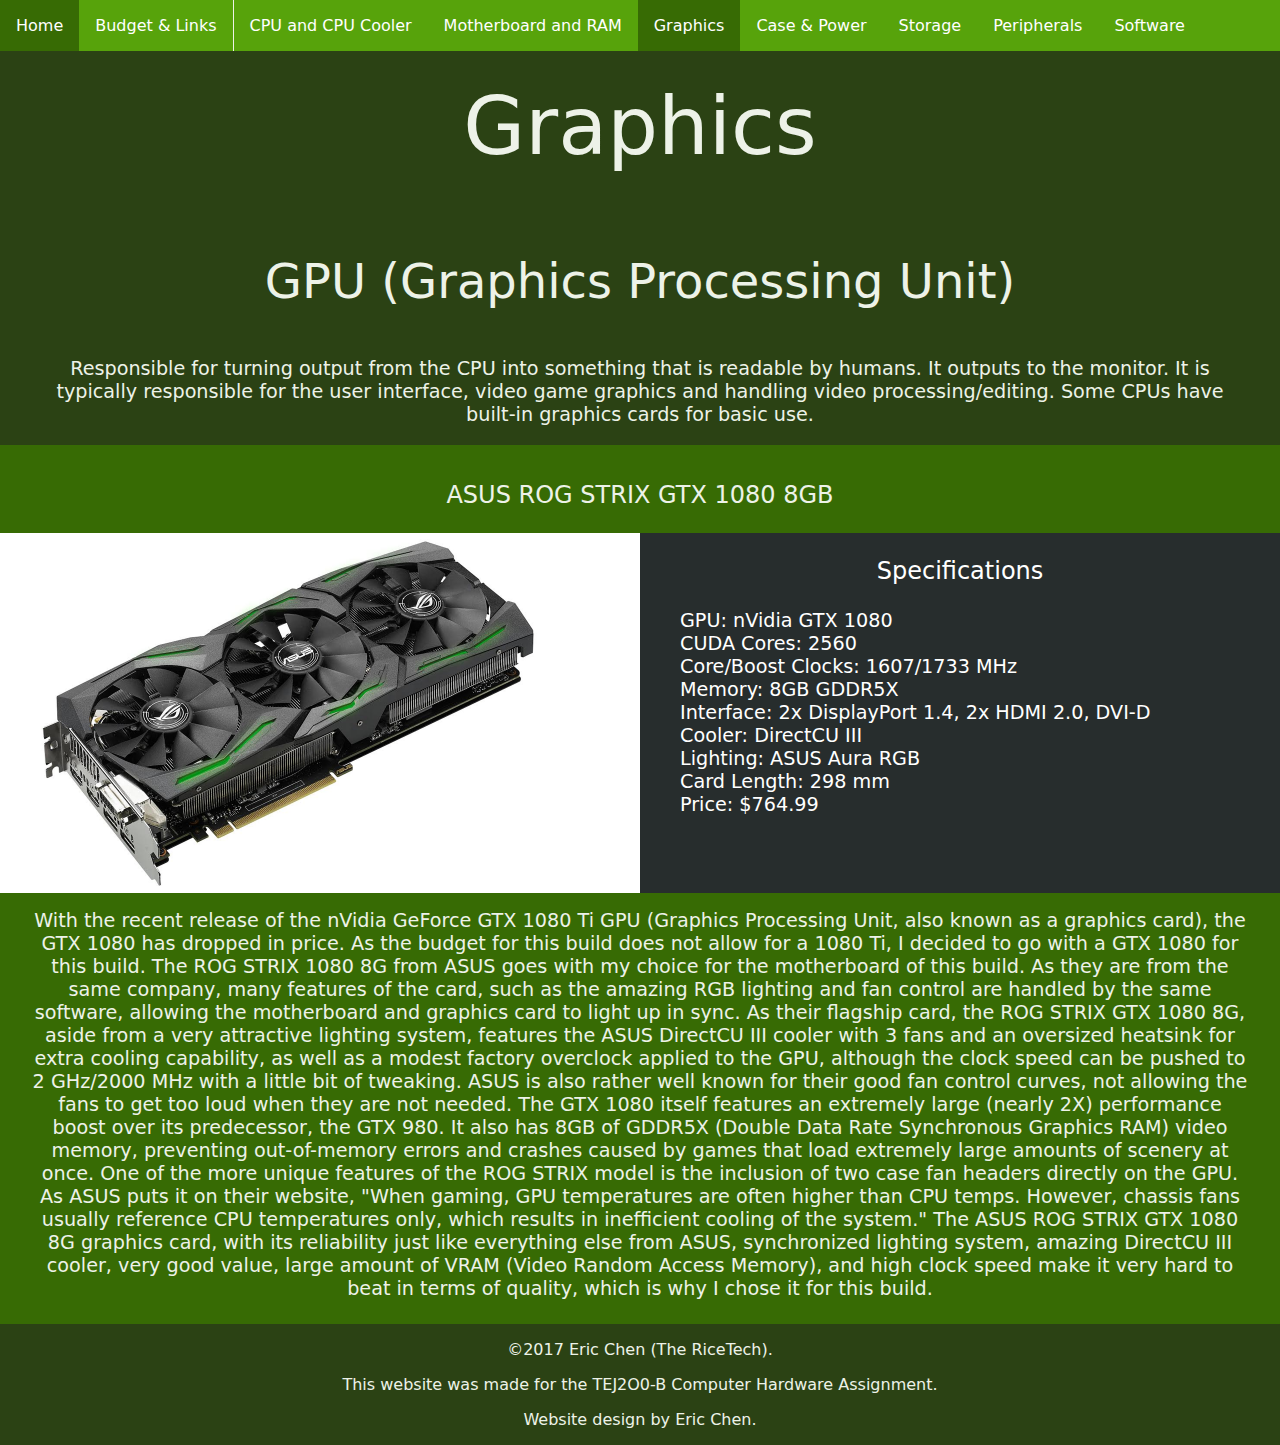
<file: gpu.html>
<!doctype html>
<html>
<head>
<meta charset="utf-8">
 <meta http-equiv="X-UA-Compatible" content="chrome=1">
    <meta http-equiv="X-UA-Compatible" content="IE=Edge">
    <meta name="viewport" content="width=device-width, initial-scale=1.0">
    <meta charset="UTF-8">
    <title>RTCB3X - Graphics</title>
    

<link href="gpu.css" rel="stylesheet" type="text/css">
</head>

<body>
	<!--Nav Menu-->
	<header>
		<nav class="site-nav">
			<ul class="site-nav">
				<li class="site-nav"><a href="index.html">Home</a></li>
				<li class="site-nav mid"><a href="bal.html">Budget &amp; Links</a></li>
				<li class="site-nav"><a href="cpuc.html">CPU and CPU Cooler</a></li>
				<li class="site-nav"><a href="mbr.html">Motherboard and RAM</a></li>
				<li class="site-nav act"><a href="#">Graphics</a></li>
				<li class="site-nav"><a href="cp.html">Case &amp; Power</a></li>
				<li class="site-nav"><a href="str.html">Storage</a></li>
				<li class="site-nav"><a href="peri.html">Peripherals</a></li>
				<li class="site-nav"><a href="soft.html">Software</a></li>
			</ul>
		</nav>
	</header>
	
	<!--Main Content-->
	<main>

		<div class="header">
			<p>Graphics</p>
		</div>
		<div class="partdes">
			<p class="pname">GPU (Graphics Processing Unit)</p>
			<p class="des">Responsible for turning output from the CPU into something that is readable by humans. It outputs to the monitor. It is typically responsible for the user interface, video game graphics and handling video processing/editing. Some CPUs have built-in graphics cards for basic use. </p>
		</div>
		
		<section class="prod">
			<p>ASUS ROG STRIX GTX 1080 8GB</p>
			
			<div class="prodpic">
				<img src="images/gput.jpg" alt="Picture of the ASUS ROG STRIX GTX 1080 8G" style="width: 40rem">
			</div>
			
			<div class="specs">
				<p class="spec">Specifications</p>	
				<ul>
					<li class="spcl">GPU: nVidia GTX 1080</li>
					<li class="spcl">CUDA Cores: 2560</li>
					<li class="spcl">Core/Boost Clocks: 1607/1733 MHz</li>
					<li class="spcl">Memory: 8GB GDDR5X</li>
					<li class="spcl">Interface: 2x DisplayPort 1.4, 2x HDMI 2.0, DVI-D</li>
					<li class="spcl">Cooler: DirectCU III</li>
					<li class="spcl">Lighting: ASUS Aura RGB</li>
					<li class="spcl">Card Length: 298 mm</li>
					<li class="spcl">Price: $764.99</li>
				</ul>
			</div>
			
			<p class="rationale">With the recent release of the nVidia GeForce GTX 1080 Ti GPU (Graphics Processing Unit, also known as a graphics card), the GTX 1080 has dropped in price. As the budget for this build does not allow for a 1080 Ti, I decided to go with a GTX 1080 for this build. The ROG STRIX 1080 8G from ASUS goes with my choice for the motherboard of this build. As they are from the same company, many features of the card, such as the amazing RGB lighting and fan control are handled by the same software, allowing the motherboard and graphics card to light up in sync. As their flagship card, the ROG STRIX GTX 1080 8G, aside from a very attractive lighting system, features the ASUS DirectCU III cooler with 3 fans and an oversized heatsink for extra cooling capability, as well as a modest factory overclock applied to the GPU, although the clock speed can be pushed to 2 GHz/2000 MHz with a little bit of tweaking. ASUS is also rather well known for their good fan control curves, not allowing the fans to get too loud when they are not needed. The GTX 1080 itself features an extremely large (nearly 2X) performance boost over its predecessor, the GTX 980. It also has 8GB of GDDR5X (Double Data Rate Synchronous Graphics RAM) video memory, preventing out-of-memory errors and crashes caused by games that load extremely large amounts of scenery at once. One of the more unique features of the ROG STRIX model is the inclusion of two case fan headers directly on the GPU. As ASUS puts it on their website, 
			"When gaming, GPU temperatures are often higher than CPU temps. However, chassis fans usually reference CPU temperatures only, which results in inefficient cooling of the system."
			The ASUS ROG STRIX GTX 1080 8G graphics card, with its reliability just like everything else from ASUS, synchronized lighting system, amazing DirectCU III cooler, very good value, large amount of VRAM (Video Random Access Memory), and high clock speed make it very hard to beat in terms of quality, which is why I chose it for this build.</p>
		</section>

	</main>
	
		<!--Footer-->
	<footer>
		<section class="copyright">
			<p class="legal">&copy;2017 Eric Chen &#40;The RiceTech&#41;.</p>
			<p class="class">This website was made for the TEJ2O0-B Computer Hardware Assignment.</p>
			<p class="design">Website design by Eric Chen.</p>
		</section>
	</footer>
</body>
</html>
</file>
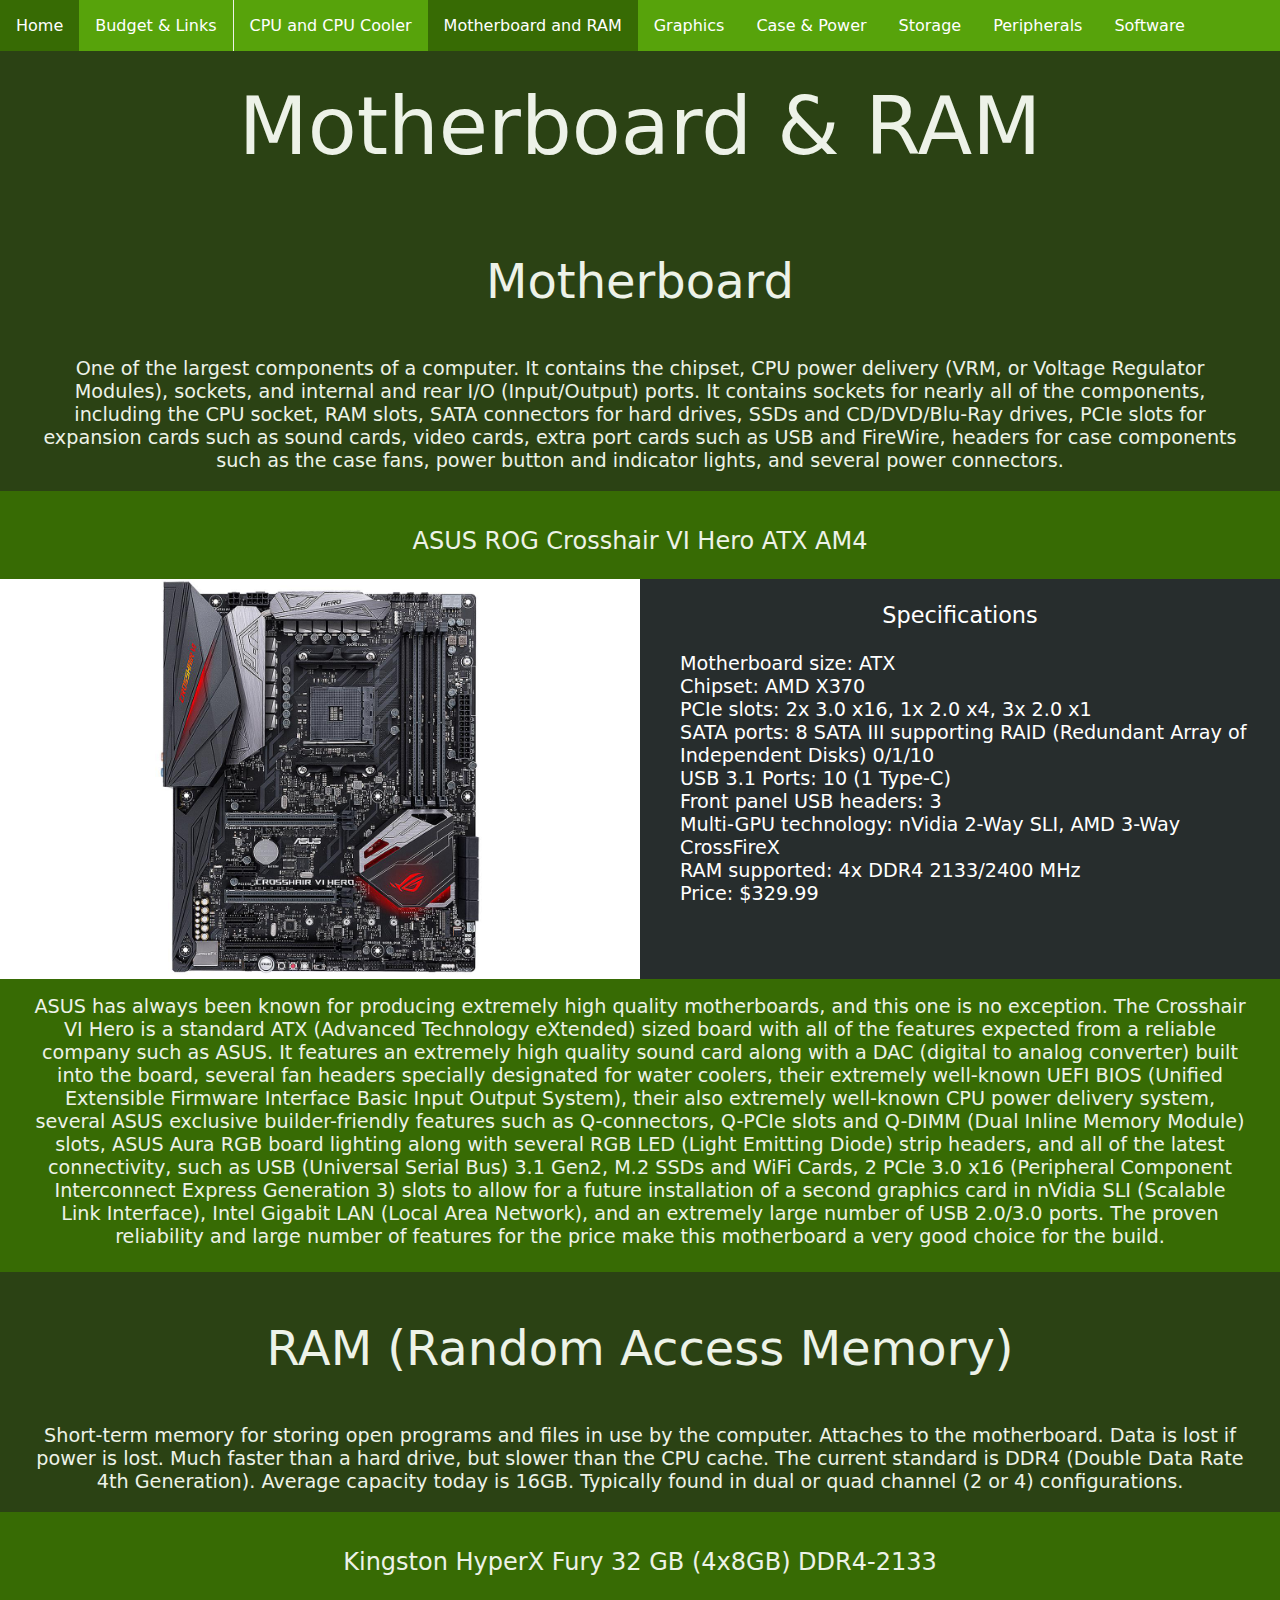
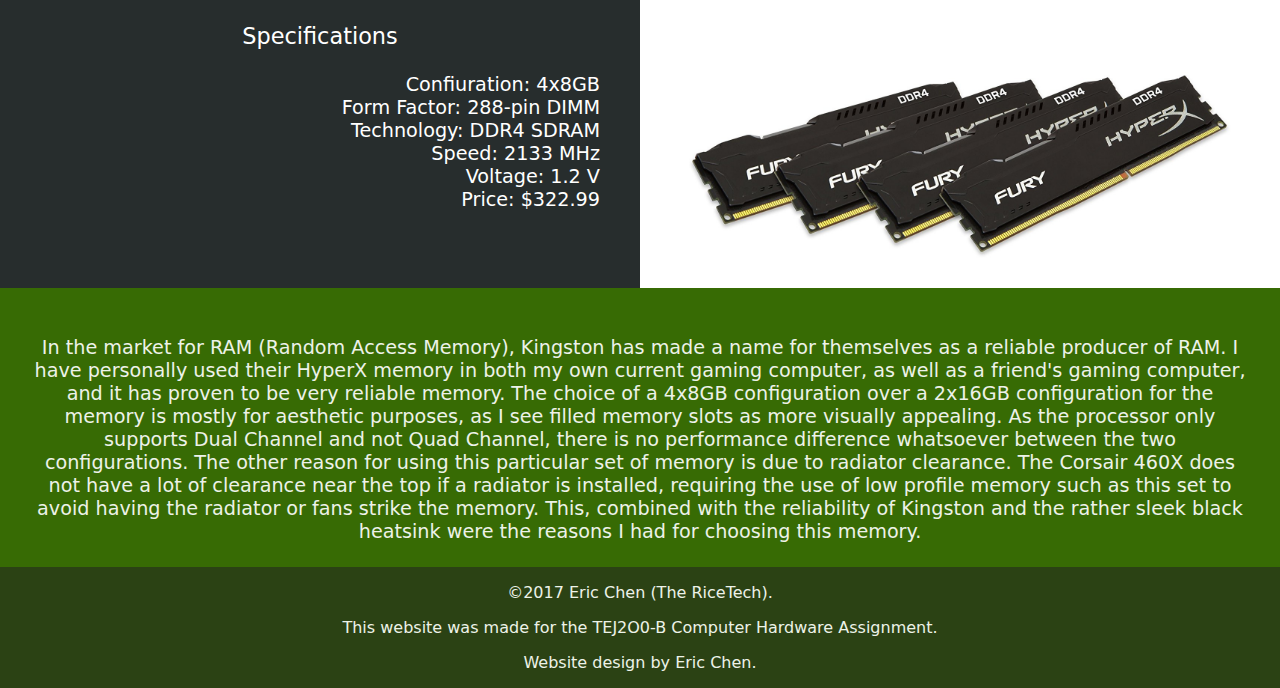
<file: mbr.html>
<!doctype html>
<html>
<head>
<meta charset="utf-8">
 <meta http-equiv="X-UA-Compatible" content="chrome=1">
    <meta http-equiv="X-UA-Compatible" content="IE=Edge">
    <meta name="viewport" content="width=device-width, initial-scale=1.0">
    <meta charset="UTF-8">
    <title>RTCB3X - Motherboard &amp; RAM</title>
    

    <link href="mbr.css" rel="stylesheet" type="text/css">
</head>

<body>
	<!--Nav Menu-->
	<header>
		<nav class="site-nav">
			<ul class="site-nav">
				<li class="site-nav"><a href="index.html">Home</a></li>
				<li class="site-nav mid"><a href="bal.html">Budget &amp; Links</a></li>
				<li class="site-nav"><a href="cpuc.html">CPU and CPU Cooler</a></li>
				<li class="site-nav act"><a href="#">Motherboard and RAM</a></li>
				<li class="site-nav"><a href="gpu.html">Graphics</a></li>
				<li class="site-nav"><a href="cp.html">Case &amp; Power</a></li>
				<li class="site-nav"><a href="str.html">Storage</a></li>
				<li class="site-nav"><a href="peri.html">Peripherals</a></li>
				<li class="site-nav"><a href="soft.html">Software</a></li>
			</ul>
		</nav>
	</header>
	
	<!--Main Content-->
	<main>

		<div class="header">
			<p>Motherboard &amp; RAM</p>
		</div>
		
		<div class="partdes1">
			<p class="pname1">Motherboard</p>
			<p class="des1">One of the largest components of a computer. It contains the chipset, CPU power delivery &#40;VRM, or Voltage Regulator Modules&#41;, sockets, and internal and rear I/O &#40;Input/Output&#41; ports. It contains sockets for nearly all of the components, including the CPU socket, RAM slots, SATA connectors for hard drives, SSDs and CD/DVD/Blu-Ray drives, PCIe slots for expansion cards such as sound cards, video cards, extra port cards such as USB and FireWire, headers for case components such as the case fans, power button and indicator lights, and several power connectors.</p>
		</div>
		
		<section class="prod1">
			<p>ASUS ROG Crosshair VI Hero ATX AM4</p>
			
			<div class="prodpic1">
				<img src="images/mb.jpg" alt="Picture of the ASUS Crosshair VI HERO AM4" style="width: 33rem">
			</div>
			
			<div class="specs1">
				<p class="spec1">Specifications</p>	
				<ul>
					<li class="spcl1">Motherboard size: ATX</li>
					<li class="spcl1">Chipset: AMD X370</li>
					<li class="spcl1">PCIe slots: 2x 3.0 x16, 1x 2.0 x4, 3x 2.0 x1</li>
					<li class="spcl1">SATA ports: 8 SATA III supporting RAID &#40;Redundant Array of Independent Disks&#41; 0/1/10</li>
					<li class="spcl1">USB 3.1 Ports: 10 &#40;1 Type-C&#41;</li>
					<li class="spcl1">Front panel USB headers: 3</li>
					<li class="spcl1">Multi-GPU technology: nVidia 2-Way SLI, AMD 3-Way CrossFireX</li>
					<li class="spcl1">RAM supported: 4x DDR4 2133/2400 MHz</li>
					<li class="spcl1">Price: $329.99</li>
				</ul>
			</div>
				
			<p class="rationale1">ASUS has always been known for producing extremely high quality motherboards, and this one is no exception. The Crosshair VI Hero is a standard ATX &#40;Advanced Technology eXtended&#41; sized board with all of the features expected from a reliable company such as ASUS. It features an extremely high quality sound card along with a DAC &#40;digital to analog converter&#41; built into the board, several fan headers specially designated for water coolers, their extremely well-known UEFI BIOS &#40;Unified Extensible Firmware Interface Basic Input Output System&#41;, their also extremely well-known CPU power delivery system, several ASUS exclusive builder-friendly features such as Q-connectors, Q-PCIe slots and Q-DIMM &#40;Dual Inline Memory Module&#41; slots, ASUS Aura RGB board lighting along with several RGB LED &#40;Light Emitting Diode&#41; strip headers, and all of the latest connectivity, such as USB &#40;Universal Serial Bus&#41; 3.1 Gen2, M.2 SSDs and WiFi Cards, 2 PCIe 3.0 x16 &#40;Peripheral Component Interconnect Express Generation 3&#41; slots to allow for a future installation of a second graphics card in nVidia SLI &#40;Scalable Link Interface&#41;, Intel Gigabit LAN &#40;Local Area Network&#41;, and an extremely large number of USB 2.0/3.0 ports. The proven reliability and large number of features for the price make this motherboard a very good choice for the build.</p>
		</section>
		
		
		
		<div class="partdes2">
			<p class="pname2">RAM &#40;Random Access Memory&#41;</p>
			<p class="des2">Short-term memory for storing open programs and files in use by the computer. Attaches to the motherboard. Data is lost if power is lost. Much faster than a hard drive, but slower than the CPU cache. The current standard is DDR4 &#40;Double Data Rate 4th Generation&#41;. Average capacity today is 16GB. Typically found in dual or quad channel &#40;2 or 4&#41; configurations.</p>
		</div>
		
		<section class="prod2">
			<p>Kingston HyperX Fury 32 GB &#40;4x8GB&#41; DDR4-2133</p>
			
			<div class="prodpic2">
				<img src="images/ram.jpg" alt="Picture of the Kingston HyperX Fury 32GB DDR4-2133 Kit" style="width: 35rem">
			</div>
			
			<div class="specs2">
				<p class="spec2">Specifications</p>	
				<ul>
					<li class="spcl2">Confiuration: 4x8GB</li>
					<li class="spcl2">Form Factor: 288-pin DIMM</li>
					<li class="spcl2">Technology: DDR4 SDRAM</li>
					<li class="spcl2">Speed: 2133 MHz</li>
					<li class="spcl2">Voltage: 1.2 V</li>
					<li class="spcl2">Price: $322.99</li>
				</ul>
			</div>
			
			<p class="rationale2">In the market for RAM &#40;Random Access Memory&#41;, Kingston has made a name for themselves as a reliable producer of RAM. I have personally used their HyperX memory in both my own current gaming computer, as well as a friend's gaming computer, and it has proven to be very reliable memory. The choice of a 4x8GB configuration over a 2x16GB configuration for the memory is mostly for aesthetic purposes, as I see filled memory slots as more visually appealing. As the processor only supports Dual Channel and not Quad Channel, there is no performance difference whatsoever between the two configurations. The other reason for using this particular set of memory is due to radiator clearance. The Corsair 460X does not have a lot of clearance near the top if a radiator is installed, requiring the use of low profile memory such as this set to avoid having the radiator or fans strike the memory. This, combined with the reliability of Kingston and the rather sleek black heatsink were the reasons I had for choosing this memory.</p>
		</section>

	</main>
	
		<!--Footer-->
	<footer>
		<section class="copyright">
			<p class="legal">&copy;2017 Eric Chen &#40;The RiceTech&#41;.</p>
			<p class="class">This website was made for the TEJ2O0-B Computer Hardware Assignment.</p>
			<p class="design">Website design by Eric Chen.</p>
		</section>
	</footer>
</body>
</html>
</file>
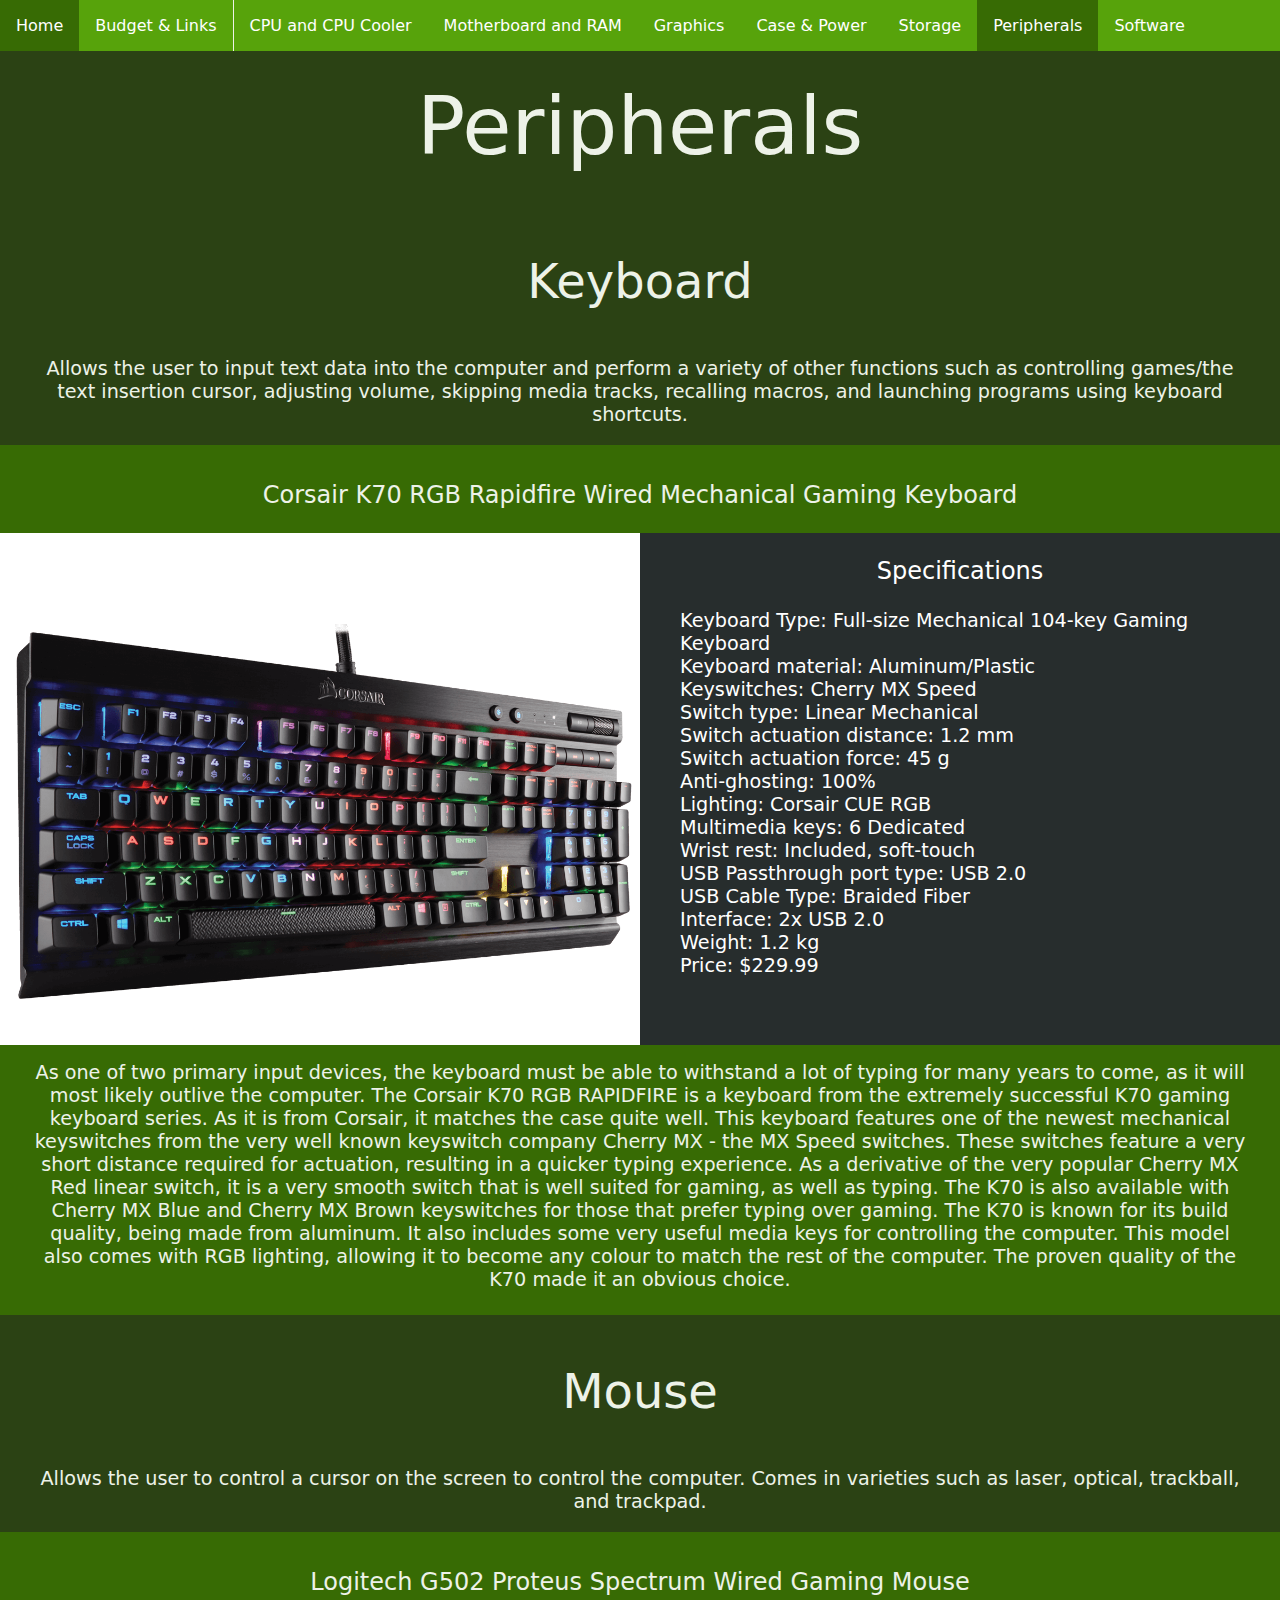
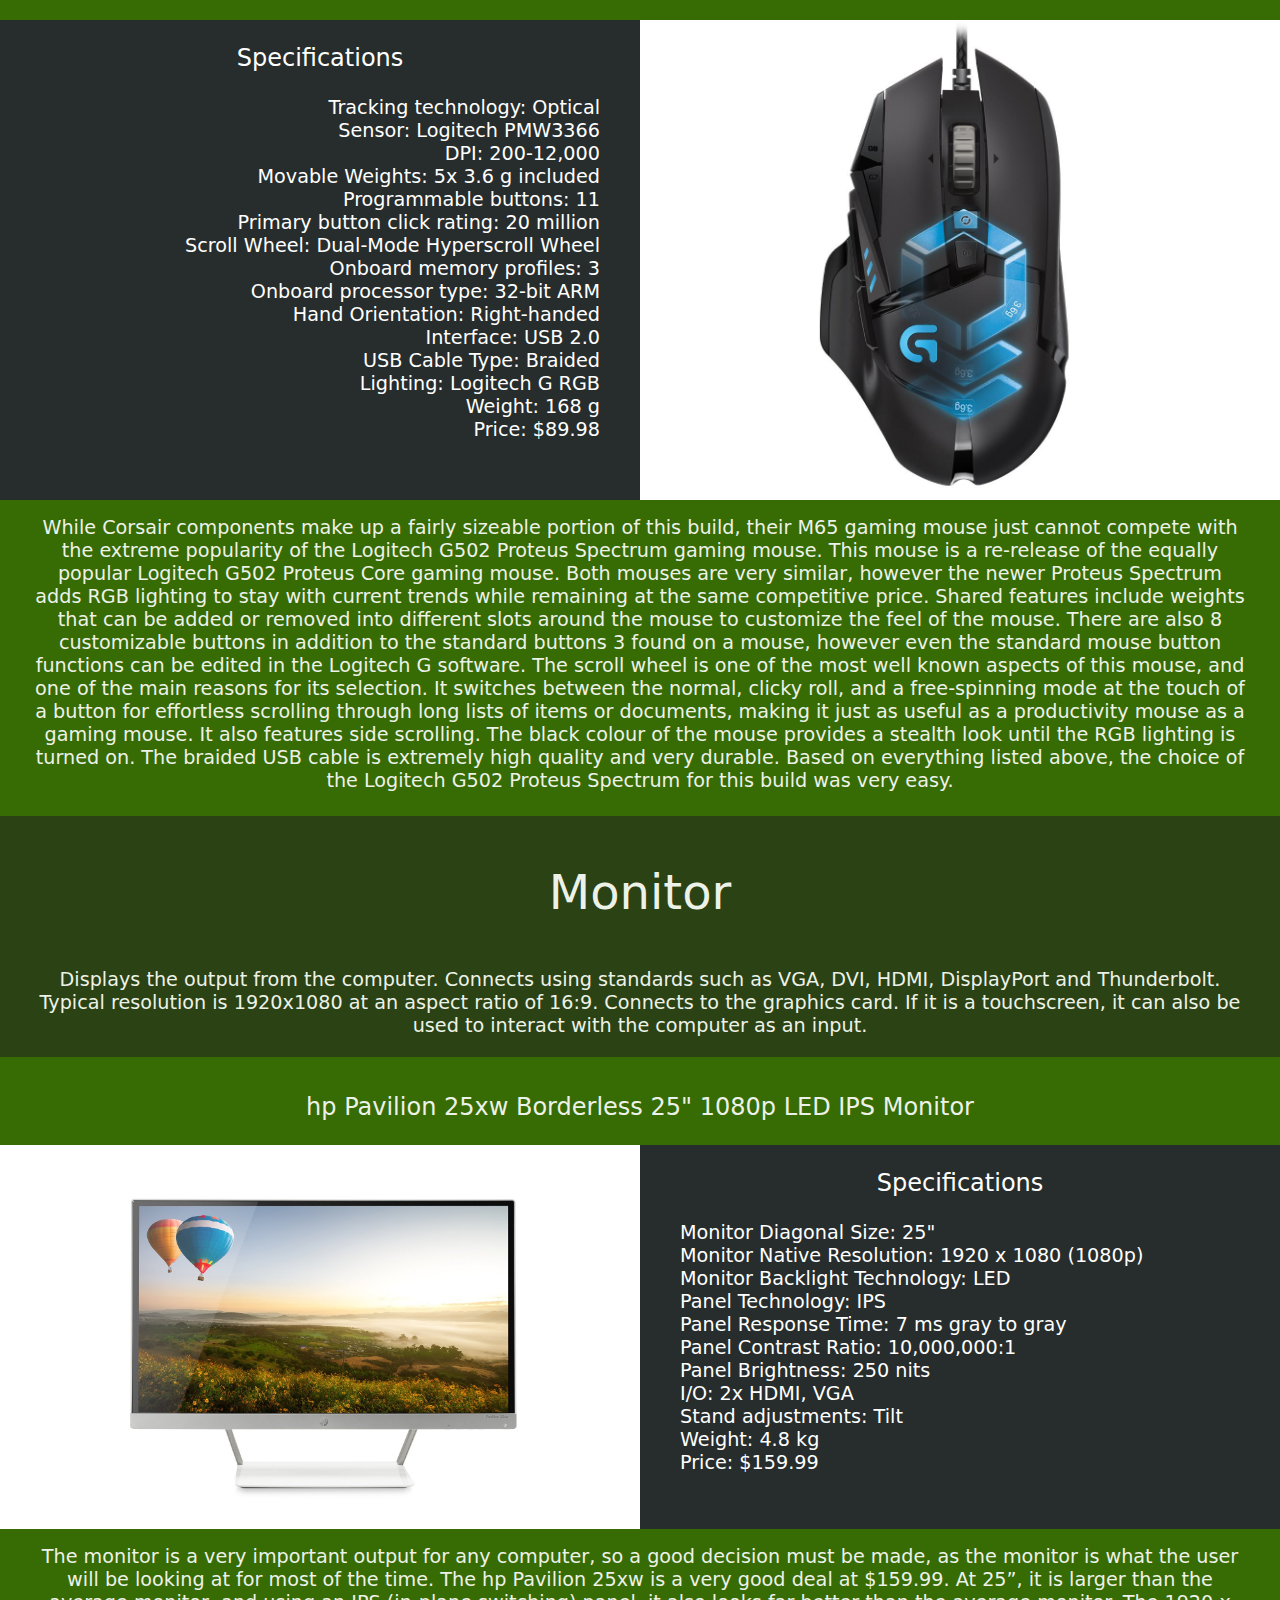
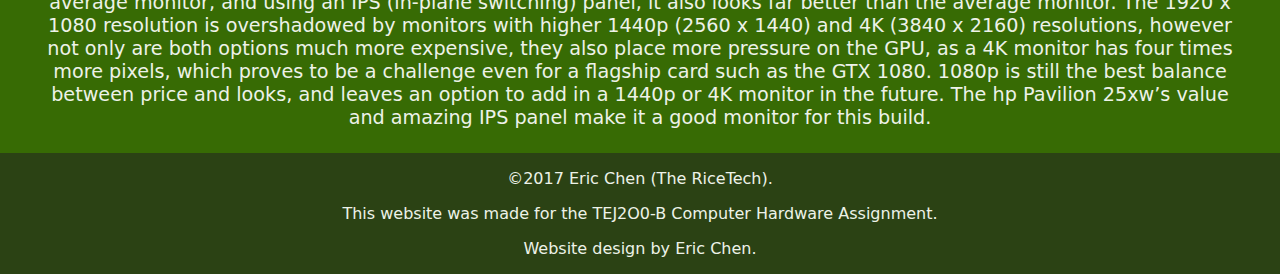
<file: peri.html>
<!doctype html>
<html>
<head>
<meta charset="utf-8">
 <meta http-equiv="X-UA-Compatible" content="chrome=1">
    <meta http-equiv="X-UA-Compatible" content="IE=Edge">
    <meta name="viewport" content="width=device-width, initial-scale=1.0">
    <meta charset="UTF-8">
    <title>RTCB3X - Peripherals</title>
    

<link href="peri.css" rel="stylesheet" type="text/css">
</head>

<body>
	<!--Nav Menu-->
	<header>
		<nav class="site-nav">
			<ul class="site-nav">
				<li class="site-nav"><a href="index.html">Home</a></li>
				<li class="site-nav mid"><a href="bal.html">Budget &amp; Links</a></li>
				<li class="site-nav"><a href="cpuc.html">CPU and CPU Cooler</a></li>
				<li class="site-nav"><a href="mbr.html">Motherboard and RAM</a></li>
				<li class="site-nav"><a href="gpu.html">Graphics</a></li>
				<li class="site-nav"><a href="cp.html">Case &amp; Power</a></li>
				<li class="site-nav"><a href="str.html">Storage</a></li>
				<li class="site-nav act"><a href="#">Peripherals</a></li>
				<li class="site-nav"><a href="soft.html">Software</a></li>
			</ul>
		</nav>
	</header>
	
	<!--Main Content-->
	<main>

		<div class="header">
			<p>Peripherals</p>
		</div>
		
		<div class="partdes1">
			<p class="pname1">Keyboard</p>
			<p class="des1">Allows the user to input text data into the computer and perform a variety of other functions such as controlling games/the text insertion cursor, adjusting volume, skipping media tracks, recalling macros, and launching programs using keyboard shortcuts.</p>
		</div>
		
		<section class="prod1">
			<p>Corsair K70 RGB Rapidfire Wired Mechanical Gaming Keyboard</p>
			
			<div class="prodpic1">
				<img src="images/key.png" alt="Picture of the Corsair K70 RGB Rapidfire Gaming Keyboard" style="width: 40rem">
			</div>
			
			<div class="specs1">
				<p class="spec1">Specifications</p>	
				<ul>
					<li class="spcl1">Keyboard Type: Full-size Mechanical 104-key Gaming Keyboard</li>
					<li class="spcl1">Keyboard material: Aluminum/Plastic</li>
					<li class="spcl1">Keyswitches: Cherry MX Speed</li>
					<li class="spcl1">Switch type: Linear Mechanical</li>
					<li class="spcl1">Switch actuation distance: 1.2 mm</li>
					<li class="spcl1">Switch actuation force: 45 g</li>
					<li class="spcl1">Anti-ghosting: 100%</li>
					<li class="spcl1">Lighting: Corsair CUE RGB</li>
					<li class="spcl1">Multimedia keys: 6 Dedicated</li>
					<li class="spcl1">Wrist rest: Included, soft-touch</li>
					<li class="spcl1">USB Passthrough port type: USB 2.0</li>
					<li class="spcl1">USB Cable Type: Braided Fiber</li>
					<li class="spcl1">Interface: 2x USB 2.0</li>
					<li class="spcl1">Weight: 1.2 kg</li>
					<li class="spcl1">Price: $229.99</li>
				</ul>
			</div>
			
			<p class="rationale1">As one of two primary input devices, the keyboard must be able to withstand a lot of typing for many years to come, as it will most likely outlive the computer. The Corsair K70 RGB RAPIDFIRE is a keyboard from the extremely successful K70 gaming keyboard series. As it is from Corsair, it matches the case quite well. This keyboard features one of the newest mechanical keyswitches from the very well known keyswitch company Cherry MX - the MX Speed switches. These switches feature a very short distance required for actuation, resulting in a quicker typing experience. As a derivative of the very popular Cherry MX Red linear switch, it is a very smooth switch that is well suited for gaming, as well as typing. The K70 is also available with Cherry MX Blue and Cherry MX Brown keyswitches for those that prefer typing over gaming. The K70 is known for its build quality, being made from aluminum. It also includes some very useful media keys for controlling the computer. This model also comes with RGB lighting, allowing it to become any colour to match the rest of the computer. The proven quality of the K70 made it an obvious choice.</p>
		</section>
		
		
		
		<div class="partdes2">
			<p class="pname2">Mouse</p>
			<p class="des2">Allows the user to control a cursor on the screen to control the computer. Comes in varieties such as laser, optical, trackball, and trackpad.</p>
		</div>
		
		<section class="prod2">
			<p>Logitech G502 Proteus Spectrum Wired Gaming Mouse</p>
			
			<div class="prodpic2">
				<img src="images/mse.jpg" alt="Picture of the Logtiech G502 Proteus Spectrum" style="width: 30rem">
			</div>
			
			<div class="specs2">
				<p class="spec2">Specifications</p>	
				<ul>
					<li class="spcl2">Tracking technology: Optical</li>
					<li class="spcl2">Sensor: Logitech PMW3366</li>
					<li class="spcl2">DPI: 200-12,000</li>
					<li class="spcl2">Movable Weights: 5x 3.6 g included</li>
					<li class="spcl2">Programmable buttons: 11</li>
					<li class="spcl2">Primary button click rating: 20 million</li>
					<li class="spcl2">Scroll Wheel: Dual-Mode Hyperscroll Wheel</li>
					<li class="spcl2">Onboard memory profiles: 3</li>
					<li class="spcl2">Onboard processor type: 32-bit ARM</li>
					<li class="spcl2">Hand Orientation: Right-handed</li>
					<li class="spcl2">Interface: USB 2.0</li>
					<li class="spcl2">USB Cable Type: Braided</li>
					<li class="spcl2">Lighting: Logitech G RGB</li>
					<li class="spcl2">Weight: 168 g</li>
					<li class="spcl2">Price: $89.98</li>
				</ul>
			</div>
			
			<p class="rationale2">While Corsair components make up a fairly sizeable portion of this build, their M65 gaming mouse just cannot compete with the extreme popularity of the Logitech G502 Proteus Spectrum gaming mouse. This mouse is a re-release of the equally popular Logitech G502 Proteus Core gaming mouse. Both mouses are very similar, however the newer Proteus Spectrum adds RGB lighting to stay with current trends while remaining at the same competitive price. Shared features include weights that can be added or removed into different slots around the mouse to customize the feel of the mouse. There are also 8 customizable buttons in addition to the standard buttons 3 found on a mouse, however even the standard mouse button functions can be edited in the Logitech G software. The scroll wheel is one of the most well known aspects of this mouse, and one of the main reasons for its selection. It switches between the normal, clicky roll, and a free-spinning mode at the touch of a button for effortless scrolling through long lists of items or documents, making it just as useful as a productivity mouse as a gaming mouse. It also features side scrolling. The black colour of the mouse provides a stealth look until the RGB lighting is turned on. The braided USB cable is extremely high quality and very durable. Based on everything listed above, the choice of the Logitech G502 Proteus Spectrum for this build was very easy. </p>
		</section>
		
		
		
		<div class="partdes3">
			<p class="pname3">Monitor</p>
			<p class="des3">Displays the output from the computer. Connects using standards such as VGA, DVI, HDMI, DisplayPort and Thunderbolt. Typical resolution is 1920x1080 at an aspect ratio of 16:9. Connects to the graphics card. If it is a touchscreen, it can also be used to interact with the computer as an input.</p>
		</div>
		
		<section class="prod3">
			<p>hp Pavilion 25xw Borderless 25" 1080p LED IPS Monitor</p>
			
			<div class="prodpic3">
				<img src="images/mon.jpg" alt="Picture of the hp Pavilion 25xw" style="width: 20em">
			</div>
			
			<div class="specs3">
				<p class="spec3">Specifications</p>	
				<ul>
					<li class="spcl3">Monitor Diagonal Size: 25"</li>
					<li class="spcl3">Monitor Native Resolution: 1920 x 1080 &#40;1080p&#41;</li>
					<li class="spcl3">Monitor Backlight Technology: LED</li>
					<li class="spcl3">Panel Technology: IPS</li>
					<li class="spcl3">Panel Response Time: 7 ms gray to gray</li>
					<li class="spcl3">Panel Contrast Ratio: 10,000,000:1</li>
					<li class="spcl3">Panel Brightness: 250 nits</li>
					<li class="spcl3">I/O: 2x HDMI, VGA</li>
					<li class="spcl3">Stand adjustments: Tilt</li>
					<li class="spcl3">Weight: 4.8 kg</li>
					<li class="spcl3">Price: $159.99</li>
				</ul>
			</div>
			
			<p class="rationale3">The monitor is a very important output for any computer, so a good decision must be made, as the monitor is what the user will be looking at for most of the time. The hp Pavilion 25xw is a very good deal at $159.99. At 25”, it is larger than the average monitor, and using an IPS (in-plane switching) panel, it also looks far better than the average monitor. The 1920 x 1080 resolution is overshadowed by monitors with higher 1440p (2560 x 1440) and 4K (3840 x 2160) resolutions, however not only are both options much more expensive, they also place more pressure on the GPU, as a 4K monitor has four times more pixels, which proves to be a challenge even for a flagship card such as the GTX 1080. 1080p is still the best balance between price and looks, and leaves an option to add in a 1440p or 4K monitor in the future. The hp Pavilion 25xw’s value and amazing IPS panel make it a good monitor for this build.</p>
		</section>
	</main>
	
		<!--Footer-->
	<footer>
		<section class="copyright">
			<p class="legal">&copy;2017 Eric Chen &#40;The RiceTech&#41;.</p>
			<p class="class">This website was made for the TEJ2O0-B Computer Hardware Assignment.</p>
			<p class="design">Website design by Eric Chen.</p>
		</section>
	</footer>
</body>
</html>
</file>
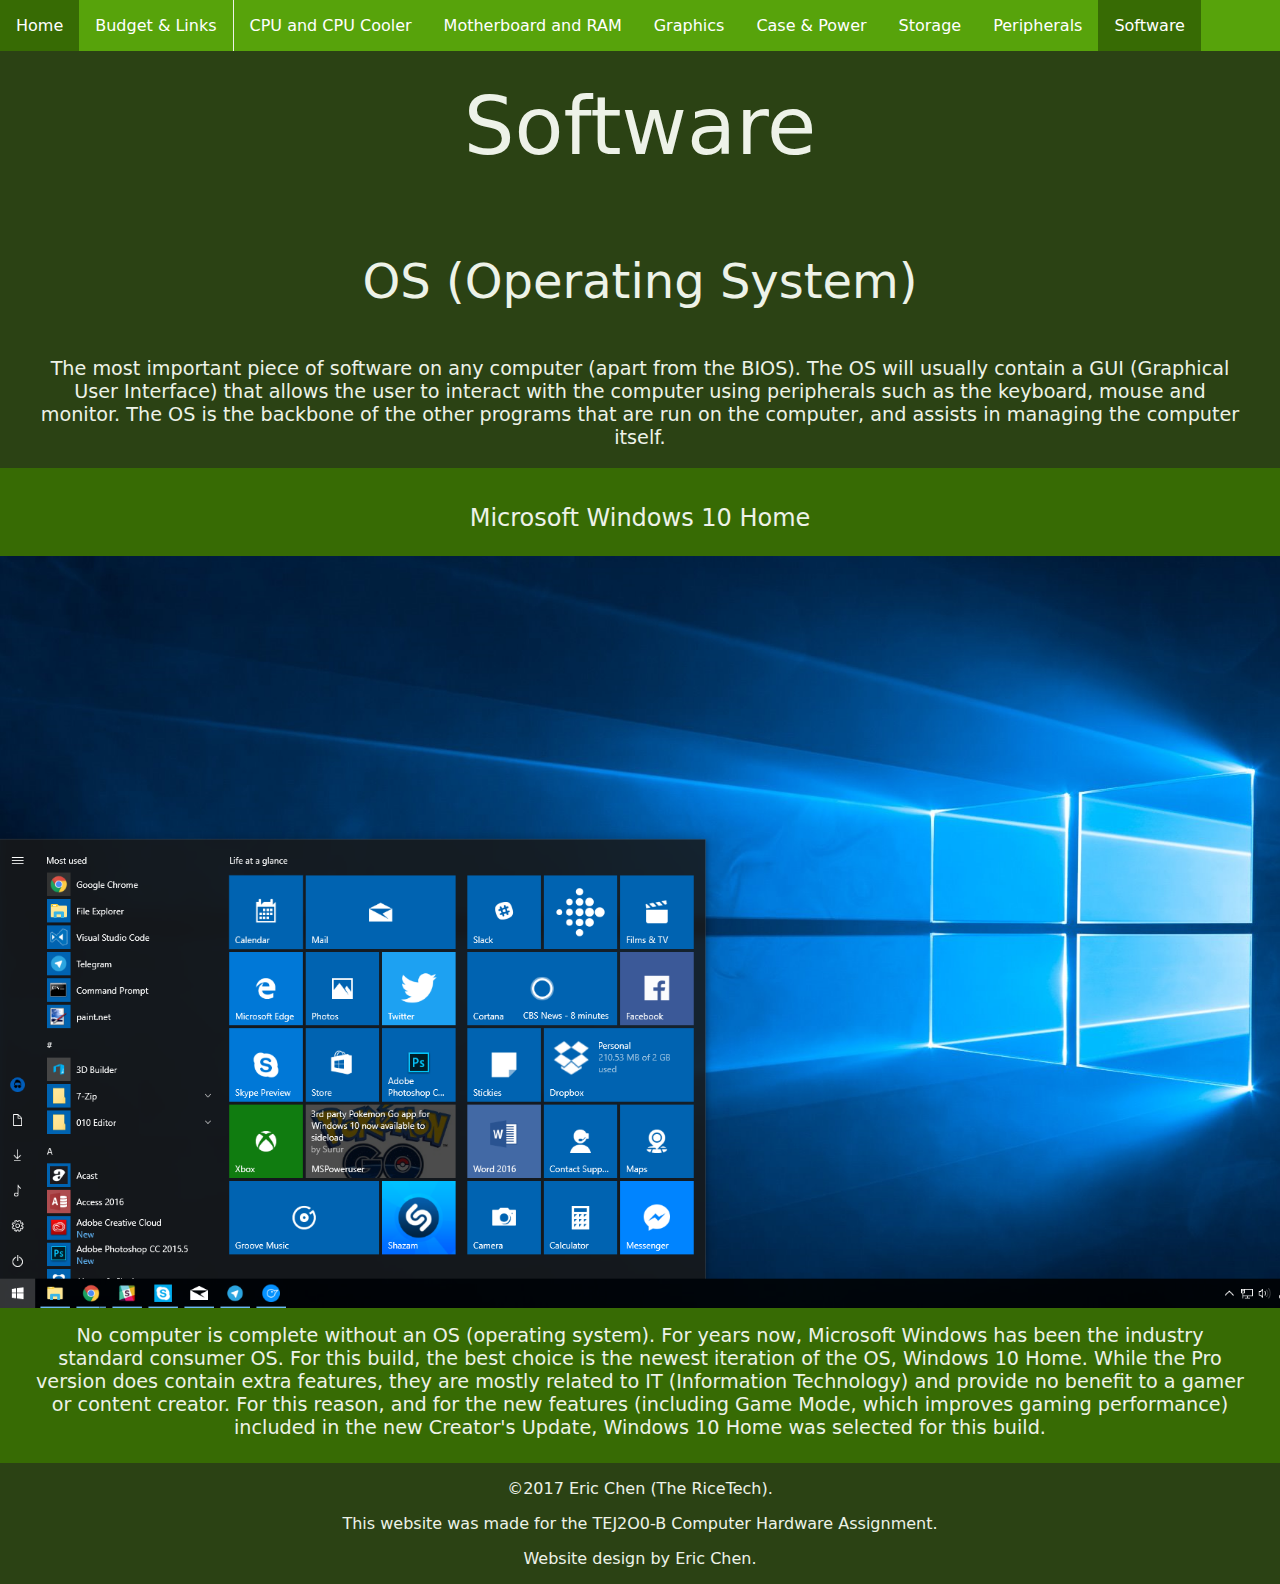
<file: soft.html>
<!doctype html>
<html>
<head>
<meta charset="utf-8">
 <meta http-equiv="X-UA-Compatible" content="chrome=1">
    <meta http-equiv="X-UA-Compatible" content="IE=Edge">
    <meta name="viewport" content="width=device-width, initial-scale=1.0">
    <meta charset="UTF-8">
    <title>RTCB3X - Software</title>
    

<link href="soft.css" rel="stylesheet" type="text/css">
</head>

<body>
	<!--Nav Menu-->
	<header>
		<nav class="site-nav">
			<ul class="site-nav">
				<li class="site-nav"><a href="index.html">Home</a></li>
				<li class="site-nav mid"><a href="bal.html">Budget &amp; Links</a></li>
				<li class="site-nav"><a href="cpuc.html">CPU and CPU Cooler</a></li>
				<li class="site-nav"><a href="mbr.html">Motherboard and RAM</a></li>
				<li class="site-nav"><a href="gpu.html">Graphics</a></li>
				<li class="site-nav"><a href="cp.html">Case &amp; Power</a></li>
				<li class="site-nav"><a href="str.html">Storage</a></li>
				<li class="site-nav"><a href="peri.html">Peripherals</a></li>
				<li class="site-nav act"><a href="#">Software</a></li>
			</ul>
		</nav>
	</header>
	
	<!--Main Content-->
	<main>
		<div class="header">
			<p>Software</p>
		</div>
		
		<div class="partdes">
			<p class="pname">OS (Operating System)</p>
			<p class="des">The most important piece of software on any computer (apart from the BIOS). The OS will usually contain a GUI (Graphical User Interface) that allows the user to interact with the computer using peripherals such as the keyboard, mouse and monitor. The OS is the backbone of the other programs that are run on the computer, and assists in managing the computer itself.</p>
		</div>
		
		<section class="prod">
			<p>Microsoft Windows 10 Home</p>
			<div class="prodpic">
				<img src="images/os.png" alt="Picture of the Windows 10 logo" style="height: 47rem">
			</div>
			
		<p class="rationale">No computer is complete without an OS (operating system). For years now, Microsoft Windows has been the industry standard consumer OS. For this build, the best choice is the newest iteration of the OS, Windows 10 Home. While the Pro version does contain extra features, they are mostly related to IT &#40;Information Technology&#41; and provide no benefit to a gamer or content creator. For this reason, and for the new features &#40;including Game Mode, which improves gaming performance&#41; included in the new Creator's Update, Windows 10 Home was selected for this build.</p>
		
		</section>
	</main>
	
		<!--Footer-->
	<footer>
		<section class="copyright">
			<p class="legal">&copy;2017 Eric Chen &#40;The RiceTech&#41;.</p>
			<p class="class">This website was made for the TEJ2O0-B Computer Hardware Assignment.</p>
			<p class="design">Website design by Eric Chen.</p>
		</section>
	</footer>
</body>
</html>
</file>
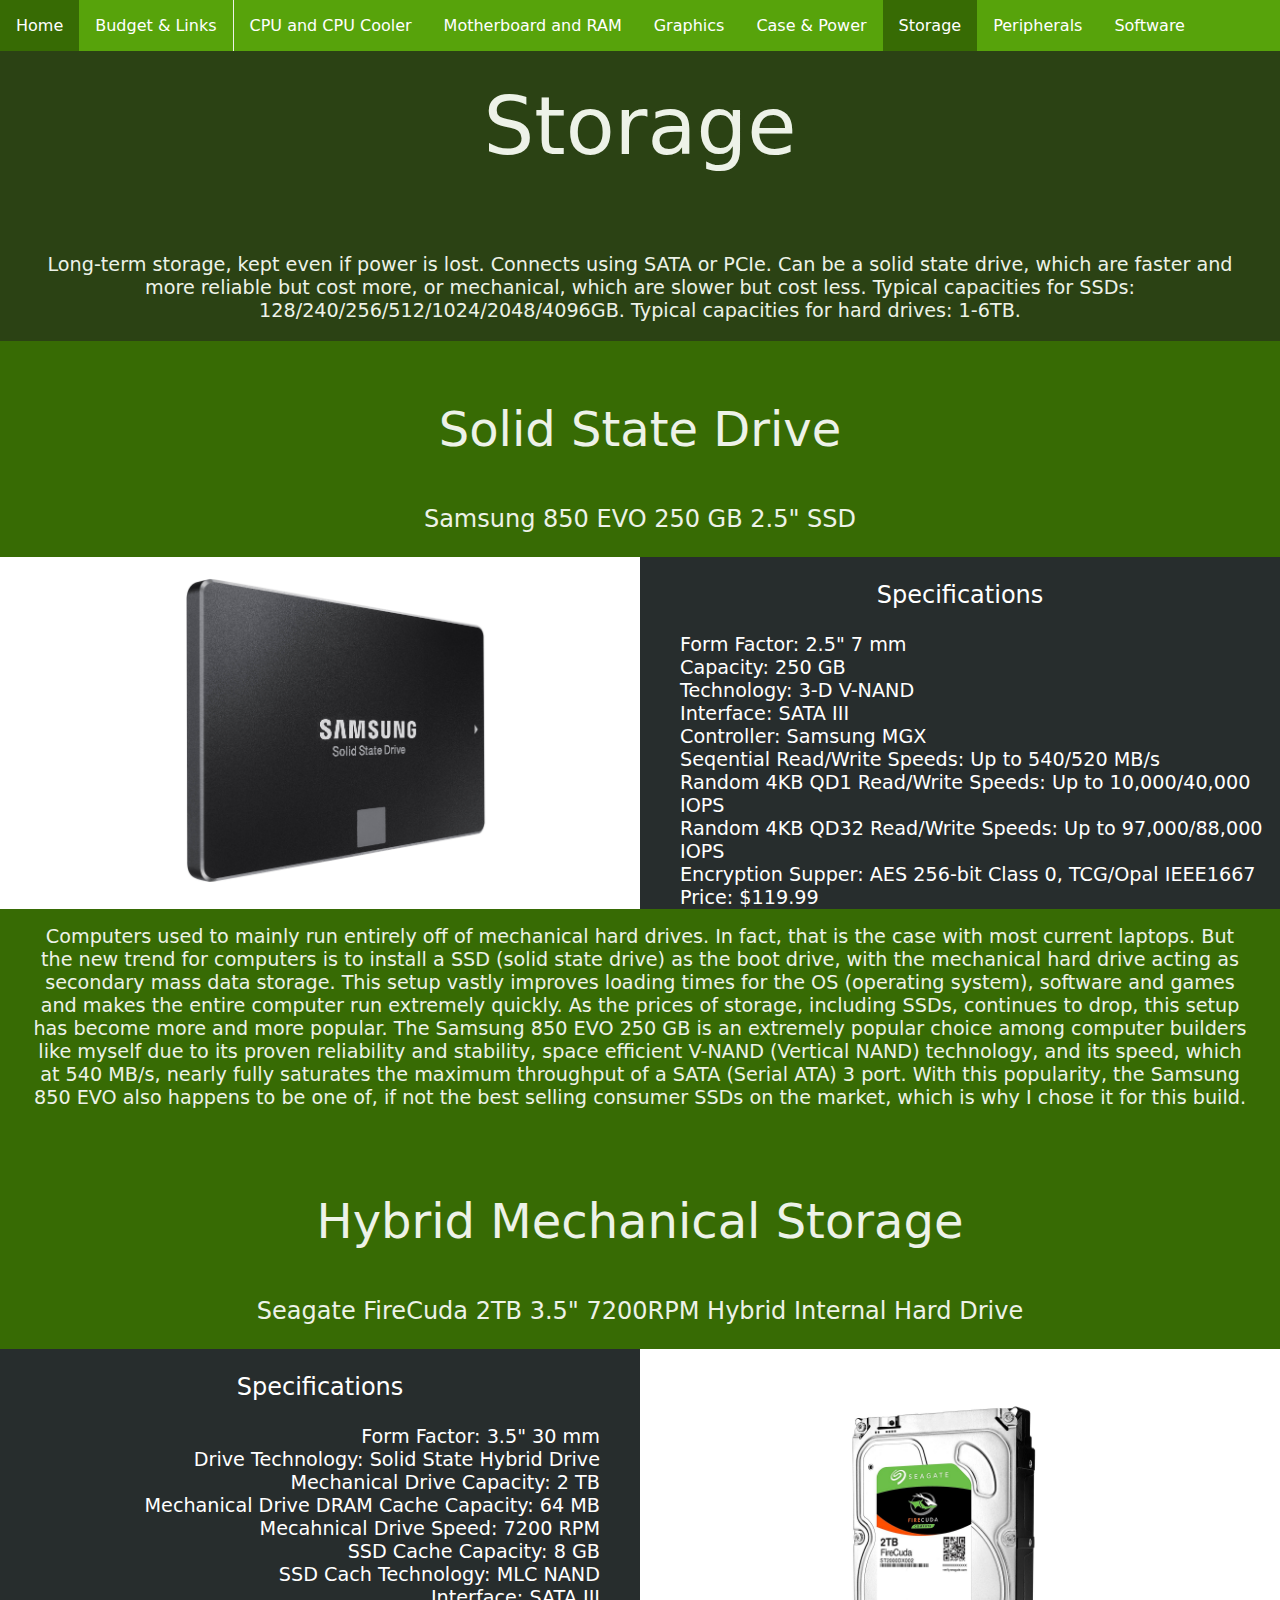
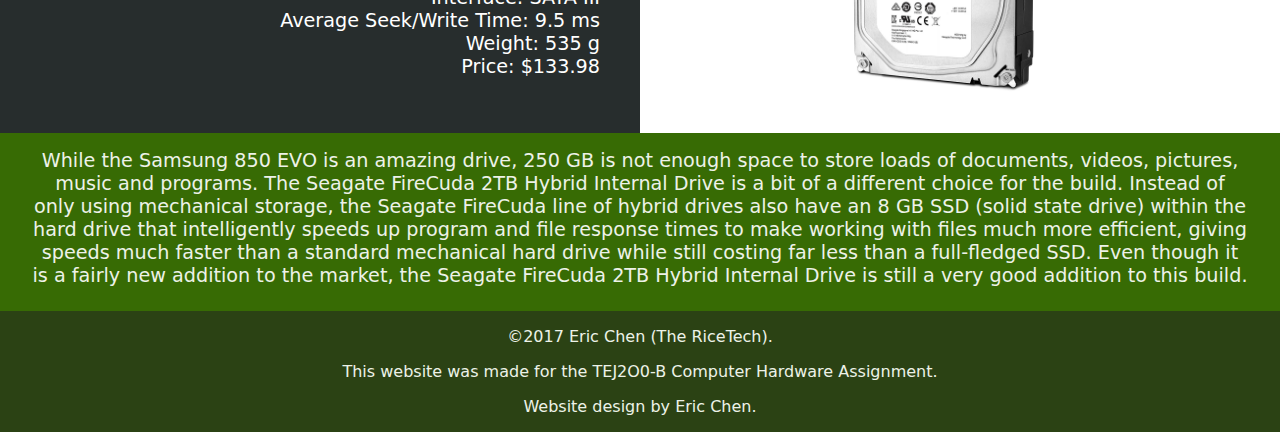
<file: str.html>
<!doctype html>
<html>
<head>
<meta charset="utf-8">
 <meta http-equiv="X-UA-Compatible" content="chrome=1">
    <meta http-equiv="X-UA-Compatible" content="IE=Edge">
    <meta name="viewport" content="width=device-width, initial-scale=1.0">
    <meta charset="UTF-8">
    <title>RTCB3X - Storage</title>
    

<link href="str.css" rel="stylesheet" type="text/css">
</head>

<body>
	<!--Nav Menu-->
	<header>
		<nav class="site-nav">
			<ul class="site-nav">
				<li class="site-nav"><a href="index.html">Home</a></li>
				<li class="site-nav mid"><a href="bal.html">Budget &amp; Links</a></li>
				<li class="site-nav"><a href="cpuc.html">CPU and CPU Cooler</a></li>
				<li class="site-nav"><a href="mbr.html">Motherboard and RAM</a></li>
				<li class="site-nav"><a href="gpu.html">Graphics</a></li>
				<li class="site-nav"><a href="cp.html">Case &amp; Power</a></li>
				<li class="site-nav act"><a href="#">Storage</a></li>
				<li class="site-nav"><a href="peri.html">Peripherals</a></li>
				<li class="site-nav"><a href="soft.html">Software</a></li>
			</ul>
		</nav>
	</header>
	
	<!--Main Content-->
	<main>

		<div class="header">
			<p>Storage</p>
		</div>
		
		<div class="partdes">
			<p class="des">Long-term storage, kept even if power is lost. Connects using SATA or PCIe. Can be a solid state drive, which are faster and more reliable but cost more, or mechanical, which are slower but cost less. Typical capacities for SSDs: 128/240/256/512/1024/2048/4096GB. Typical capacities for hard drives: 1-6TB.</p>
		</div>
		
		<section class="prod1">
			<p class="pname1">Solid State Drive</p>
			<p>Samsung 850 EVO 250 GB 2.5" SSD</p>
			<div class="prodpic1">
				<img src="images/ssd.jpg" alt="Picture of the Samsung 850 EVO 250GB SSD" style="width: 19rem">
			</div>
			
			<div class="specs1">
				<p class="spec1">Specifications</p>	
				<ul>
					<li class="spcl1">Form Factor: 2.5" 7 mm</li>
					<li class="spcl1">Capacity: 250 GB</li>
					<li class="spcl1">Technology: 3-D V-NAND</li>
					<li class="spcl1">Interface: SATA III</li>
					<li class="spcl1">Controller: Samsung MGX</li>
					<li class="spcl1">Seqential Read/Write Speeds: Up to 540/520 MB/s</li>
					<li class="spcl1">Random 4KB QD1 Read/Write Speeds: Up to 10,000/40,000 IOPS</li>
					<li class="spcl1">Random 4KB QD32 Read/Write Speeds: Up to 97,000/88,000 IOPS</li>
					<li class="spcl1">Encryption Supper: AES 256-bit Class 0, TCG/Opal IEEE1667</li>
					<li class="spcl1">Price: $119.99</li>
				</ul>
			</div>
			
			<p class="rationale1">Computers used to mainly run entirely off of mechanical hard drives. In fact, that is the case with most current laptops. But the new trend for computers is to install a SSD (solid state drive) as the boot drive, with the mechanical hard drive acting as secondary mass data storage. This setup vastly improves loading times for the OS (operating system), software and games and makes the entire computer run extremely quickly. As the prices of storage, including SSDs, continues to drop, this setup has become more and more popular. The Samsung 850 EVO 250 GB is an extremely popular choice among computer builders like myself due to its proven reliability and stability, space efficient V-NAND (Vertical NAND) technology, and its speed, which at 540 MB/s, nearly fully saturates the maximum throughput of a SATA (Serial ATA) 3 port. With this popularity, the Samsung 850 EVO also happens to be one of, if not the best selling consumer SSDs on the market, which is why I chose it for this build.</p>
		</section>
		
		
		
		<section class="prod2">
			<p class="pname2">Hybrid Mechanical Storage</p>
			<p>Seagate FireCuda 2TB 3.5" 7200RPM Hybrid Internal Hard Drive</p>
			<div class="prodpic2">
				<img src="images/hddr.jpg" alt="Picture of the Seagate FireCuda 2TB SSHD" style="width: 23rem">
			</div>
			
			<div class="specs2">
				<p class="spec2">Specifications</p>	
				<ul>
					<li class="spcl2">Form Factor: 3.5" 30 mm</li>
					<li class="spcl2">Drive Technology: Solid State Hybrid Drive</li>
					<li class="spcl2">Mechanical Drive Capacity: 2 TB</li>
					<li class="spcl2">Mechanical Drive DRAM Cache Capacity: 64 MB</li>
					<li class="spcl2">Mecahnical Drive Speed: 7200 RPM</li>
					<li class="spcl2">SSD Cache Capacity: 8 GB</li>
					<li class="spcl2">SSD Cach Technology: MLC NAND</li>
					<li class="spcl2">Interface: SATA III</li>
					<li class="spcl2">Average Seek/Write Time: 9.5 ms</li>
					<li class="spcl2">Weight: 535 g</li>
					<li class="spcl2">Price: $133.98</li>
				</ul>
			</div>
			
			<p class="rationale2">While the Samsung 850 EVO is an amazing drive, 250 GB is not enough space to store loads of documents, videos, pictures, music and programs. The Seagate FireCuda 2TB Hybrid Internal Drive is a bit of a different choice for the build. Instead of only using mechanical storage, the Seagate FireCuda line of hybrid drives also have an 8 GB SSD (solid state drive) within the hard drive that intelligently speeds up program and file response times to make working with files much more efficient, giving speeds much faster than a standard mechanical hard drive while still costing far less than a full-fledged SSD. Even though it is a fairly new addition to the market, the Seagate FireCuda 2TB Hybrid Internal Drive is still a very good addition to this build.</p>
		</section>

	</main>
	
		<!--Footer-->
	<footer>
		<section class="copyright">
			<p class="legal">&copy;2017 Eric Chen &#40;The RiceTech&#41;.</p>
			<p class="class">This website was made for the TEJ2O0-B Computer Hardware Assignment.</p>
			<p class="design">Website design by Eric Chen.</p>
		</section>
	</footer>
</body>
</html>
</file>
<file: styles.css>
@charset "utf-8";
/* CSS Document */

/* Base */

html {
	font-family: Segoe, Segoe UI, DejaVu Sans, Trebuchet MS, Verdana," sans-serif";
	font-weight: 100;
}

body {
	font-weight: 100;
	background-color: #2B4214;
	margin: 0;
	padding: 0;
	color: #EDF2E8;
	font-size: 16px
}

header {
	background-color: #57A30B;
	margin: 0;
	padding: 0;
	height: 100%;
	width: 100%;
}

/* Nav Bar */

nav {
	position: fixed;
	margin: 0;
	padding: 0;
	z-index: 9999;
}

.site-nav {
	list-style-type: none;
	margin: 0;
	padding: 0;
	z-index: 9999;
	position: fixed;
}

li.site-nav {
	float: left;
	margin: 0;
	padding: 0;
	z-index: 9999;
	position: relative;
}

li.site-nav a {
	display: block;
	color: white;
	text-align: center;
	padding: 1em;
	text-decoration: none;
	z-index: 9999;
	position: relative;
}

li.site-nav a:hover, .act {
	background-color: #376B04;
	z-index: 9999;
}

ul.site-nav {
	list-style-type: none;
	margin: 0;
	padding: 0;
	overflow: hidden;
	background-color: #57A30B;
	position: fixed;
	top: 0;
	width: 100%;
	z-index: 9999;
}

.mid {
	border-right: 1px solid #EDF2E8;
	z-index: 9999;
	position: fixed;
}

/* Main All */

main {
	margin: 0;
}

/* Site Header */

.top {
	background-color: #2B4214;
	width: 100%;
	height: 51rem;
	margin: 0;
	padding: 0;
}

.top-header {
	background-image: url(images/case.png);
	background-size: 22rem auto;
	background-repeat: no-repeat;
	background-position: bottom;
	height: 39rem;
	color: #EDF2E8;
	text-align: center;
	vertical-align: middle;
	font-variant: normal;
	font-weight: 100;
	font-style: normal;
	line-height: 0.01em;
	padding: 5rem
} 

p.head1 {
	font-size: 5rem;
	font-weight: 300;
}

p.head2 {
	font-size: 1.5rem;
}

p.head3 {
	font-size: 2rem;
}

/* Introduction and Builder Description */

.intro, .person, .des, .dest {
	background-color: #57830B;
	padding: .2em .5em 0 .5em; 
	margin: 0;
	text-align: center
}

.intro, .des {
	padding-bottom: .2em
}

.person, .dest {
	padding-bottom: 1em
}

.person {
	border-top: 0.2em inset #EDF2E8;
}

.introt, .dest {
	color: #EDF2E8;
	font-size: 1.2rem;
	padding: 0 2rem .7em 2rem;
}

.des {
	color: #B8E58E;
	font-size: 2rem;
	font-weight: 300;
	text-align: center
}

/* Footer */

.copyright {
	padding-left: .5rem;
	color: #EDF2E8;
	text-align: center
}
</file>
<file: bal.css>
@charset "utf-8";
/* CSS Document */

/* Base */

html {
	font-family: Segoe, Segoe UI, DejaVu Sans, Trebuchet MS, Verdana," sans-serif";
	font-weight: 100;
}

body {
	font-weight: 100;
	background-color: #2B4214;
	margin: 0;
	padding: 0;
	color: #EDF2E8;
	font-size: 16px
}

header {
	background-color: #57A30B;
	margin: 0;
	padding: 0;
	height: 100%;
	width: 100%;
}

/* Nav Bar */

nav {
	position: fixed;
	margin: 0;
	padding: 0;
	z-index: 9999;
}

.site-nav {
	list-style-type: none;
	margin: 0;
	padding: 0;
	z-index: 9999;
	position: fixed;
}

li.site-nav {
	float: left;
	margin: 0;
	padding: 0;
	z-index: 9999;
	position: relative;
}

li.site-nav a {
	display: block;
	color: white;
	text-align: center;
	padding: 1em;
	text-decoration: none;
	z-index: 9999;
	position: relative;
}

li.site-nav a:hover, .act {
	background-color: #376B04;
	z-index: 9999;
}

ul.site-nav {
	list-style-type: none;
	margin: 0;
	padding: 0;
	overflow: hidden;
	background-color: #57A30B;
	position: fixed;
	top: 0;
	width: 100%;
	z-index: 9999;
}

.mid {
	border-right: 1px solid #EDF2E8;
	z-index: 9999;
	position: fixed;
}

/* Main All */

main {
	margin: 0;
	padding: 0;
}

/* Header */ 

.header {
	font-size: 5rem;
	font-weight: 300;
	text-align: center;
	line-height: normal;
}

.subh {
	font-size: 2rem;
	text-align: center;
}

/*   */

/* Table */

.tbm {
	overflow-x: auto;
}

table {
	width: 100%;
	align-items: center;
	background-color: #272D2D;
	padding: 1em;
	text-align: left;
	font-size: 1rem;
}

th, td {
	border-bottom: 1px solid #FFFFFF;
	font-size: 1.2rem
}

tr:hover {
	background-color: #2B4214;
}

a:link.lnk, a:visited.lnk, a:link.wslb, a:visited.wslb {
	background-color: #57A30B;
	color: #EDF2E8;
	display: inline-block;
	text-decoration: none;
	padding: 0.2rem 1rem;
	text-align: center;
	width: 11rem
}

a:hover.lnk, a:active.lnk, a:hover.wslb, a:active.wslb {
	background-color: #376B04;
	color: #EDF2E8;
}

td.mat, td.mtt, td.mrt, td.mgt {
	text-align: right;
	padding: 0 .5rem 0 0;
}

tr.ma {
	background-color: #2B4214;
}

tr:hover.ma {
	background-color: #1D2C0D;
}

tr.mt {
	background-color: #043A7B;
}

tr:hover.mt {
	background-color: #022A59;
}

tr.mr {
	background-color: #570000;
}

tr:hover.mr {
	background-color: #3C0000;
}

tr.mg {
	background-color: #90E33E;
	color: #272D2D;
	font-weight: 700
}

tr:hover.mg {
	background-color: #559615;
}

td.wst {
	font-weight: 400;
	text-align: right;
	padding: 0 .5rem 0 0;
}

/* Footer */

.copyright {
	padding-left: .5rem;
	color: #EDF2E8;
	text-align: center
}
</file>
<file: cp.css>
@charset "utf-8";
/* CSS Document */

/* Base */

html {
	font-family: Segoe, Segoe UI, DejaVu Sans, Trebuchet MS, Verdana," sans-serif";
	font-weight: 100;
}

body {
	font-weight: 100;
	background-color: #2B4214;
	margin: 0;
	padding: 0;
	color: #EDF2E8;
	font-size: 16px
}

header {
	background-color: #57A30B;
	margin: 0;
	padding: 0;
	height: 100%;
	width: 100%;
}

/* Nav Bar */

nav {
	position: fixed;
	margin: 0;
	padding: 0;
	z-index: 9999;
}

.site-nav {
	list-style-type: none;
	margin: 0;
	padding: 0;
	z-index: 9999;
	position: fixed;
}

li.site-nav {
	float: left;
	margin: 0;
	padding: 0;
	z-index: 9999;
	position: relative;
}

li.site-nav a {
	display: block;
	color: white;
	text-align: center;
	padding: 1em;
	text-decoration: none;
	z-index: 9999;
	position: relative;
}

li.site-nav a:hover, .act {
	background-color: #376B04;
	z-index: 9999;
}

ul.site-nav {
	list-style-type: none;
	margin: 0;
	padding: 0;
	overflow: hidden;
	background-color: #57A30B;
	position: fixed;
	top: 0;
	width: 100%;
	z-index: 9999;
}

.mid {
	border-right: 1px solid #EDF2E8;
	z-index: 9999;
	position: fixed;
}

/* Main All */

main {
	margin: 0;
}

/* Header */

.header {
	font-size: 5rem;
	font-weight: 300;
	text-align: center;
}

/* Main Content */

.partdes1 {
	
}

.pname1, .pname2, .pname3 {
	font-size: 3rem;
	text-align: center
}

.des1, .des2, .des3 {
	font-size: 1.2rem;
	text-align: center;
	padding: 0 2rem 0 2rem;
}

.prod1, .prod2, .prod3 {
	font-size: 1.5rem;
	text-align: center;
	background-color: #376B04;
	padding: .5em 0 .2em 0;
	z-index: 50;
}

.prodpic1 {
	position: absolute;
	background-color: #FFFFFF;
	width: 50%;
	height: 34rem;
	left: 0;
	overflow: hidden;
	vertical-align: middle;
	align-content: center;
	z-index: 51;
}

.prodpic2 {
	position: absolute;
	background-color: #FFFFFF;
	width: 50%;
	height: 21rem;
	right: 0;
	overflow: hidden;
	vertical-align: middle;
	align-content: center;
	z-index: 51;
}

.prodpic3 {
	position: absolute;
	background-color: #FFFFFF;
	width: 50%;
	height: 20rem;
	left: 0;
	overflow: hidden;
	vertical-align: middle;
	align-content: center;
	z-index: 51;
}

.specs1 {
	position: absolute;
	background-color: #272D2D;
	width: 50%;
	height: 34rem;
	right: 0;
	color: white;
	z-index: 51;
}

.specs2 {
	position: absolute;
	background-color: #272D2D;
	width: 50%;
	height: 21rem;
	left: 0;
	color: white;
	z-index: 51;
}

.specs3 {
	position: absolute;
	background-color: #272D2D;
	width: 50%;
	height: 20rem;
	right: 0;
	color: white;
	z-index: 51;
}

.spec1, .spec2, .spec3 {
	font-size: 1.5rem;
	z-index: 51;
}

.spcl1, .spcl3 {
	list-style: none;
	font-size: 1.2rem;
	text-align: left;
	z-index: 51;
}

.spcl2 {
	list-style: none;
	font-size: 1.2rem;
	text-align: right;
	padding-right: 2.5rem;
	z-index: 51;
}

.rationale1 {
	padding: 35rem 2rem 0 2rem;
	font-size: 1.2rem;
	z-index: 51;
}

.rationale2 {
	padding: 22rem 2rem 0 2rem;
	font-size: 1.2rem;
	z-index: 51;
}

.rationale3 {
	padding: 21rem 2rem 0 2rem;
	font-size: 1.2rem;
	z-index: 51;
}

.copyright {
	font-size: 1rem;
	text-align: center;
}
</file>
<file: cpuc.css>
@charset "utf-8";
/* CSS Document */

/* Base */

html {
	font-family: Segoe, Segoe UI, DejaVu Sans, Trebuchet MS, Verdana," sans-serif";
	font-weight: 100;
}

body {
	font-weight: 100;
	background-color: #2B4214;
	margin: 0;
	padding: 0;
	color: #EDF2E8;
	font-size: 16px
}

header {
	background-color: #57A30B;
	margin: 0;
	padding: 0;
	height: 100%;
	width: 100%;
}

/* Nav Bar */

nav {
	position: fixed;
	margin: 0;
	padding: 0;
	z-index: 9999;
}

.site-nav {
	list-style-type: none;
	margin: 0;
	padding: 0;
	z-index: 9999;
	position: fixed;
}

li.site-nav {
	float: left;
	margin: 0;
	padding: 0;
	z-index: 9999;
	position: relative;
}

li.site-nav a {
	display: block;
	color: white;
	text-align: center;
	padding: 1em;
	text-decoration: none;
	z-index: 9999;
	position: relative;
}

li.site-nav a:hover, .act {
	background-color: #376B04;
	z-index: 9999;
}

ul.site-nav {
	list-style-type: none;
	margin: 0;
	padding: 0;
	overflow: hidden;
	background-color: #57A30B;
	position: fixed;
	top: 0;
	width: 100%;
	z-index: 9999;
}

.mid {
	border-right: 1px solid #EDF2E8;
	z-index: 9999;
	position: fixed;
}

/* Main All */

main {
	margin: 0;
}

/* Header */

.header {
	font-size: 5rem;
	font-weight: 300;
	text-align: center;
}

/* Main Content */

.partdes1 {
	
}

.pname1, .pname2 {
	font-size: 3rem;
	text-align: center
}

.des1, .des2 {
	font-size: 1.2rem;
	text-align: center;
	padding: 0 2rem 0 2rem
}

.prod1, .prod2 {
	font-size: 1.5rem;
	text-align: center;
	background-color: #376B04;
	padding: .5em 0 .2em 0;
	z-index: 50;
}

.prodpic1 {
	position: absolute;
	background-color: #FFFFFF;
	width: 50%;
	height: 25rem;
	left: 0;
	overflow: hidden;
}

.prodpic2 {
	position: absolute;
	background-color: #FFFFFF;
	width: 50%;
	height: 20rem;
	right: 0;
	overflow: hidden;
	vertical-align: middle;
	align-content: center;
}

.specs1 {
	position: absolute;
	background-color: #272D2D;
	width: 50%;
	height: 25rem;
	right: 0;
	color: white;
}

.specs2 {
	position: absolute;
	background-color: #272D2D;
	width: 50%;
	height: 20rem;
	left: 0;
	color: white;
}

.spec1, .spec2 {
	font-size: 1.4rem
}

.spcl1 {
	list-style: none;
	font-size: 1.2rem;
	text-align: left;
}

.spcl2 {
	list-style: none;
	font-size: 1.2rem;
	text-align: right;
	padding-right: 2.5rem
}

.rationale1 {
	padding: 26rem 2rem 0 2rem;
	font-size: 1.2rem;
}

.rationale2 {
	padding: 21rem 2rem 0 2rem;
	font-size: 1.2rem;
}

.copyright {
	font-size: 1rem;
	text-align: center;
}
</file>
<file: gpu.css>
@charset "utf-8";
/* CSS Document */

/* Base */

html {
	font-family: Segoe, Segoe UI, DejaVu Sans, Trebuchet MS, Verdana," sans-serif";
	font-weight: 100;
}

body {
	font-weight: 100;
	background-color: #2B4214;
	margin: 0;
	padding: 0;
	color: #EDF2E8;
	font-size: 16px
}

header {
	background-color: #57A30B;
	margin: 0;
	padding: 0;
	height: 100%;
	width: 100%;
}

/* Nav Bar */

nav {
	position: fixed;
	margin: 0;
	padding: 0;
	z-index: 9999;
}

.site-nav {
	list-style-type: none;
	margin: 0;
	padding: 0;
	z-index: 9999;
	position: fixed;
}

li.site-nav {
	float: left;
	margin: 0;
	padding: 0;
	z-index: 9999;
	position: relative;
}

li.site-nav a {
	display: block;
	color: white;
	text-align: center;
	padding: 1em;
	text-decoration: none;
	z-index: 9999;
	position: relative;
}

li.site-nav a:hover, .act {
	background-color: #376B04;
	z-index: 9999;
}

ul.site-nav {
	list-style-type: none;
	margin: 0;
	padding: 0;
	overflow: hidden;
	background-color: #57A30B;
	position: fixed;
	top: 0;
	width: 100%;
	z-index: 9999;
}

.mid {
	border-right: 1px solid #EDF2E8;
	z-index: 9999;
	position: fixed;
}

/* Main All */

main {
	margin: 0;
}

/* Header */

.header {
	font-size: 5rem;
	font-weight: 300;
	text-align: center;
}

/* Main Content */

.partdes {
	
}

.pname {
	font-size: 3rem;
	text-align: center
}

.des {
	font-size: 1.2rem;
	text-align: center;
	padding: 0 2rem 0 2rem;
}

.prod {
	font-size: 1.5em;
	text-align: center;
	background-color: #376B04;
	padding: .5em 0 .2em 0;
	z-index: 50;
}

.prodpic {
	position: absolute;
	background-color: #FFFFFF;
	width: 50%;
	height: 22.5rem;
	left: 0;
	overflow: hidden;
	z-index: 1;
}

.specs {
	position: absolute;
	background-color: #272D2D;
	width: 50%;
	height: 22.5rem;
	right: 0;
	color: white;
	z-index: 51;
}

.spec {
	font-size: 1.5rem;
	z-index: 51;
}

.spcl {
	list-style: none;
	font-size: 1.2rem;
	text-align: left;
	z-index: 51;
}

.rationale {
	padding: 23.5rem 2rem 0 2rem;
	font-size: 1.2rem;
	z-index: 51;
}

.copyright {
	font-size: 1rem;
	text-align: center;
}
</file>
<file: mbr.css>
@charset "utf-8";
/* CSS Document */

/* Base */

html {
	font-family: Segoe, Segoe UI, DejaVu Sans, Trebuchet MS, Verdana," sans-serif";
	font-weight: 100;
}

body {
	font-weight: 100;
	background-color: #2B4214;
	margin: 0;
	padding: 0;
	color: #EDF2E8;
	font-size: 16px
}

header {
	background-color: #57A30B;
	margin: 0;
	padding: 0;
	height: 100%;
	width: 100%;
}

/* Nav Bar */

nav {
	position: fixed;
	margin: 0;
	padding: 0;
	z-index: 9999;
}

.site-nav {
	list-style-type: none;
	margin: 0;
	padding: 0;
	z-index: 9999;
	position: fixed;
}

li.site-nav {
	float: left;
	margin: 0;
	padding: 0;
	z-index: 9999;
	position: relative;
}

li.site-nav a {
	display: block;
	color: white;
	text-align: center;
	padding: 1em;
	text-decoration: none;
	z-index: 9999;
	position: relative;
}

li.site-nav a:hover, .act {
	background-color: #376B04;
	z-index: 9999;
}

ul.site-nav {
	list-style-type: none;
	margin: 0;
	padding: 0;
	overflow: hidden;
	background-color: #57A30B;
	position: fixed;
	top: 0;
	width: 100%;
	z-index: 9999;
}

.mid {
	border-right: 1px solid #EDF2E8;
	z-index: 9999;
	position: fixed;
}

/* Main All */

main {
	margin: 0;
}

/* Header */

.header {
	font-size: 5rem;
	font-weight: 300;
	text-align: center;
}

/* Main Content */

.partdes1 {
	
}

.pname1, .pname2 {
	font-size: 3rem;
	text-align: center
}

.des1, .des2 {
	font-size: 1.2rem;
	text-align: center;
	padding: 0 2rem 0 2rem;
}

.prod1, .prod2 {
	font-size: 1.5rem;
	text-align: center;
	background-color: #376B04;
	padding: .5em 0 .2em 0;
	z-index: 50;
}

.prodpic1 {
	position: absolute;
	background-color: #FFFFFF;
	width: 50%;
	height: 25rem;
	left: 0;
	overflow: hidden;
}

.prodpic2 {
	position: absolute;
	background-color: #FFFFFF;
	width: 50%;
	height: 18rem;
	right: 0;
	overflow: hidden;
	vertical-align: middle;
	align-content: center;
}

.specs1 {
	position: absolute;
	background-color: #272D2D;
	width: 50%;
	height: 25rem;
	right: 0;
	color: white;
}

.specs2 {
	position: absolute;
	background-color: #272D2D;
	width: 50%;
	height: 18rem;
	left: 0;
	color: white;
}

.spec1, .spec2 {
	font-size: 1.4rem
}

.spcl1 {
	list-style: none;
	font-size: 1.2rem;
	text-align: left;
}

.spcl2 {
	list-style: none;
	font-size: 1.2rem;
	text-align: right;
	padding-right: 2.5rem
}

.rationale1 {
	padding: 26rem 2rem 0 2rem;
	font-size: 1.2rem;
}

.rationale2 {
	padding: 21rem 2rem 0 2rem;
	font-size: 1.2rem;
}

.copyright {
	font-size: 1rem;
	text-align: center;
}
</file>
<file: peri.css>
@charset "utf-8";
/* CSS Document */

/* Base */

html {
	font-family: Segoe, Segoe UI, DejaVu Sans, Trebuchet MS, Verdana," sans-serif";
	font-weight: 100;
}

body {
	font-weight: 100;
	background-color: #2B4214;
	margin: 0;
	padding: 0;
	color: #EDF2E8;
	font-size: 16px
}

header {
	background-color: #57A30B;
	margin: 0;
	padding: 0;
	height: 100%;
	width: 100%;
}

/* Nav Bar */

nav {
	position: fixed;
	margin: 0;
	padding: 0;
	z-index: 9999;
}

.site-nav {
	list-style-type: none;
	margin: 0;
	padding: 0;
	z-index: 9999;
	position: fixed;
}

li.site-nav {
	float: left;
	margin: 0;
	padding: 0;
	z-index: 9999;
	position: relative;
}

li.site-nav a {
	display: block;
	color: white;
	text-align: center;
	padding: 1em;
	text-decoration: none;
	z-index: 9999;
	position: relative;
}

li.site-nav a:hover, .act {
	background-color: #376B04;
	z-index: 9999;
}

ul.site-nav {
	list-style-type: none;
	margin: 0;
	padding: 0;
	overflow: hidden;
	background-color: #57A30B;
	position: fixed;
	top: 0;
	width: 100%;
	z-index: 9999;
}

.mid {
	border-right: 1px solid #EDF2E8;
	z-index: 9999;
	position: fixed;
}

/* Main All */

main {
	margin: 0;
}

/* Header */

.header {
	font-size: 5rem;
	font-weight: 300;
	text-align: center;
}

/* Main Content */

.partdes1 {
	
}

.pname1, .pname2, .pname3 {
	font-size: 3rem;
	text-align: center
}

.des1, .des2, .des3 {
	font-size: 1.2rem;
	text-align: center;
	padding: 0 2rem 0 2rem;
}

.prod1, .prod2, .prod3 {
	font-size: 1.5rem;
	text-align: center;
	background-color: #376B04;
	padding: .5em 0 .2em 0;
	z-index: 50;
}

.prodpic1 {
	position: absolute;
	background-color: #FFFFFF;
	width: 50%;
	height: 28rem;
	left: 0;
	overflow: hidden;
	vertical-align: middle;
	align-content: center;
	padding: 4rem 0 0 0;
	z-index: 51;
}

.prodpic2 {
	position: absolute;
	background-color: #FFFFFF;
	width: 50%;
	height: 30rem;
	right: 0;
	overflow: hidden;
	vertical-align: middle;
	align-content: center;
	z-index: 51;
}

.prodpic3 {
	position: absolute;
	background-color: #FFFFFF;
	width: 50%;
	height: 24rem;
	left: 0;
	overflow: hidden;
	vertical-align: middle;
	align-content: center;
	z-index: 51;
}

.specs1 {
	position: absolute;
	background-color: #272D2D;
	width: 50%;
	height: 32rem;
	right: 0;
	color: white;
	z-index: 51;
}

.specs2 {
	position: absolute;
	background-color: #272D2D;
	width: 50%;
	height: 30rem;
	left: 0;
	color: white;
	z-index: 51;
}

.specs3 {
	position: absolute;
	background-color: #272D2D;
	width: 50%;
	height: 24rem;
	right: 0;
	color: white;
	z-index: 51;
}

.spec1, .spec2, .spec3 {
	font-size: 1.5rem;
	z-index: 51;
}

.spcl1, .spcl3 {
	list-style: none;
	font-size: 1.2rem;
	text-align: left;
	z-index: 51;
}

.spcl2 {
	list-style: none;
	font-size: 1.2rem;
	text-align: right;
	padding-right: 2.5rem;
	z-index: 51;
}

.rationale1 {
	padding: 33rem 2rem 0 2rem;
	font-size: 1.2rem;
	z-index: 51;
}

.rationale2 {
	padding: 31rem 2rem 0 2rem;
	font-size: 1.2rem;
	z-index: 51;
}

.rationale3 {
	padding: 25rem 2rem 0 2rem;
	font-size: 1.2rem;
	z-index: 51;
}

.copyright {
	font-size: 1rem;
	text-align: center;
}
</file>
<file: soft.css>
@charset "utf-8";
/* CSS Document */

/* Base */

html {
	font-family: Segoe, Segoe UI, DejaVu Sans, Trebuchet MS, Verdana," sans-serif";
	font-weight: 100;
}

body {
	font-weight: 100;
	background-color: #2B4214;
	margin: 0;
	padding: 0;
	color: #EDF2E8;
	font-size: 16px
}

header {
	background-color: #57A30B;
	margin: 0;
	padding: 0;
	height: 100%;
	width: 100%;
}

/* Nav Bar */

nav {
	position: fixed;
	margin: 0;
	padding: 0;
	z-index: 9999;
}

.site-nav {
	list-style-type: none;
	margin: 0;
	padding: 0;
	z-index: 9999;
	position: fixed;
}

li.site-nav {
	float: left;
	margin: 0;
	padding: 0;
	z-index: 9999;
	position: relative;
}

li.site-nav a {
	display: block;
	color: white;
	text-align: center;
	padding: 1em;
	text-decoration: none;
	z-index: 9999;
	position: relative;
}

li.site-nav a:hover, .act {
	background-color: #376B04;
	z-index: 9999;
}

ul.site-nav {
	list-style-type: none;
	margin: 0;
	padding: 0;
	overflow: hidden;
	background-color: #57A30B;
	position: fixed;
	top: 0;
	width: 100%;
	z-index: 9999;
}

.mid {
	border-right: 1px solid #EDF2E8;
	z-index: 9999;
	position: fixed;
}

/* Main All */

main {
	margin: 0;
}

/* Header */

.header {
	font-size: 5rem;
	font-weight: 300;
	text-align: center;
}

/* Main Content */

.partdes {
	
}

.pname {
	font-size: 3rem;
	text-align: center
}

.des {
	font-size: 1.2rem;
	text-align: center;
	padding: 0 2rem 0 2rem;
}

.prod {
	font-size: 1.5rem;
	text-align: center;
	background-color: #376B04;
	padding: .5em 0 .2em 0;
	z-index: 50;
}

.prodpic {
	position: absolute;
	background-color: #272D2D;
	width: 100%;
	height: 47rem;
	left: 0;
	overflow: hidden;
	vertical-align: middle;
	align-content: center;
}

.rationale {
	padding: 48rem 2rem 0 2rem;
	font-size: 1.2rem;
}

.copyright {
	font-size: 1rem;
	text-align: center;
}
</file>
<file: str.css>
@charset "utf-8";
/* CSS Document */

/* Base */

html {
	font-family: Segoe, Segoe UI, DejaVu Sans, Trebuchet MS, Verdana," sans-serif";
	font-weight: 100;
}

body {
	font-weight: 100;
	background-color: #2B4214;
	margin: 0;
	padding: 0;
	color: #EDF2E8;
	font-size: 16px
}

header {
	background-color: #57A30B;
	margin: 0;
	padding: 0;
	height: 100%;
	width: 100%;
}

/* Nav Bar */

nav {
	position: fixed;
	margin: 0;
	padding: 0;
	z-index: 9999;
}

.site-nav {
	list-style-type: none;
	margin: 0;
	padding: 0;
	z-index: 9999;
	position: fixed;
}

li.site-nav {
	float: left;
	margin: 0;
	padding: 0;
	z-index: 9999;
	position: relative;
}

li.site-nav a {
	display: block;
	color: white;
	text-align: center;
	padding: 1em;
	text-decoration: none;
	z-index: 9999;
	position: relative;
}

li.site-nav a:hover, .act {
	background-color: #376B04;
	z-index: 9999;
}

ul.site-nav {
	list-style-type: none;
	margin: 0;
	padding: 0;
	overflow: hidden;
	background-color: #57A30B;
	position: fixed;
	top: 0;
	width: 100%;
	z-index: 9999;
}

.mid {
	border-right: 1px solid #EDF2E8;
	z-index: 9999;
	position: fixed;
}

/* Main All */

main {
	margin: 0;
}

/* Header */

.header {
	font-size: 5rem;
	font-weight: 300;
	text-align: center;
}

/* Main Content */

.partdes1 {
	
}

.pname1, .pname2 {
	font-size: 3rem;
	text-align: center
}

.des {
	font-size: 1.2rem;
	text-align: center;
	padding: 0 2rem 0 2rem;
}

.prod1, .prod2 {
	font-size: 1.5rem;
	text-align: center;
	background-color: #376B04;
	padding: .5em 0 .2em 0;
	z-index: 50;
}

.prodpic1 {
	position: absolute;
	background-color: #FFFFFF;
	width: 50%;
	height: 20rem;
	left: 0;
	overflow: hidden;
	vertical-align: middle;
	align-content: center;
	padding: 1rem;
	z-index: 51;
}

.prodpic2 {
	position: absolute;
	background-color: #FFFFFF;
	width: 50%;
	height: 22rem;
	right: 0;
	overflow: hidden;
	vertical-align: middle;
	align-content: center;
	padding: 1rem;
	z-index: 51;
}
.specs1 {
	position: absolute;
	background-color: #272D2D;
	width: 50%;
	height: 22rem;
	right: 0;
	color: white;
	z-index: 51;
}

.specs2 {
	position: absolute;
	background-color: #272D2D;
	width: 50%;
	height: 24rem;
	left: 0;
	color: white;
	z-index: 51;
}

.spec1, .spec2 {
	font-size: 1.5rem;
	z-index: 51;
}

.spcl1 {
	list-style: none;
	font-size: 1.2rem;
	text-align: left;
	z-index: 51;
}

.spcl2 {
	list-style: none;
	font-size: 1.2rem;
	text-align: right;
	padding-right: 2.5rem;
	z-index: 51;
}

.rationale1 {
	padding: 23rem 2rem 0 2rem;
	font-size: 1.2rem;
	z-index: 51;
}

.rationale2 {
	padding: 25rem 2rem 0 2rem;
	font-size: 1.2rem;
	z-index: 51;
}

.copyright {
	font-size: 1rem;
	text-align: center;
}
</file>
